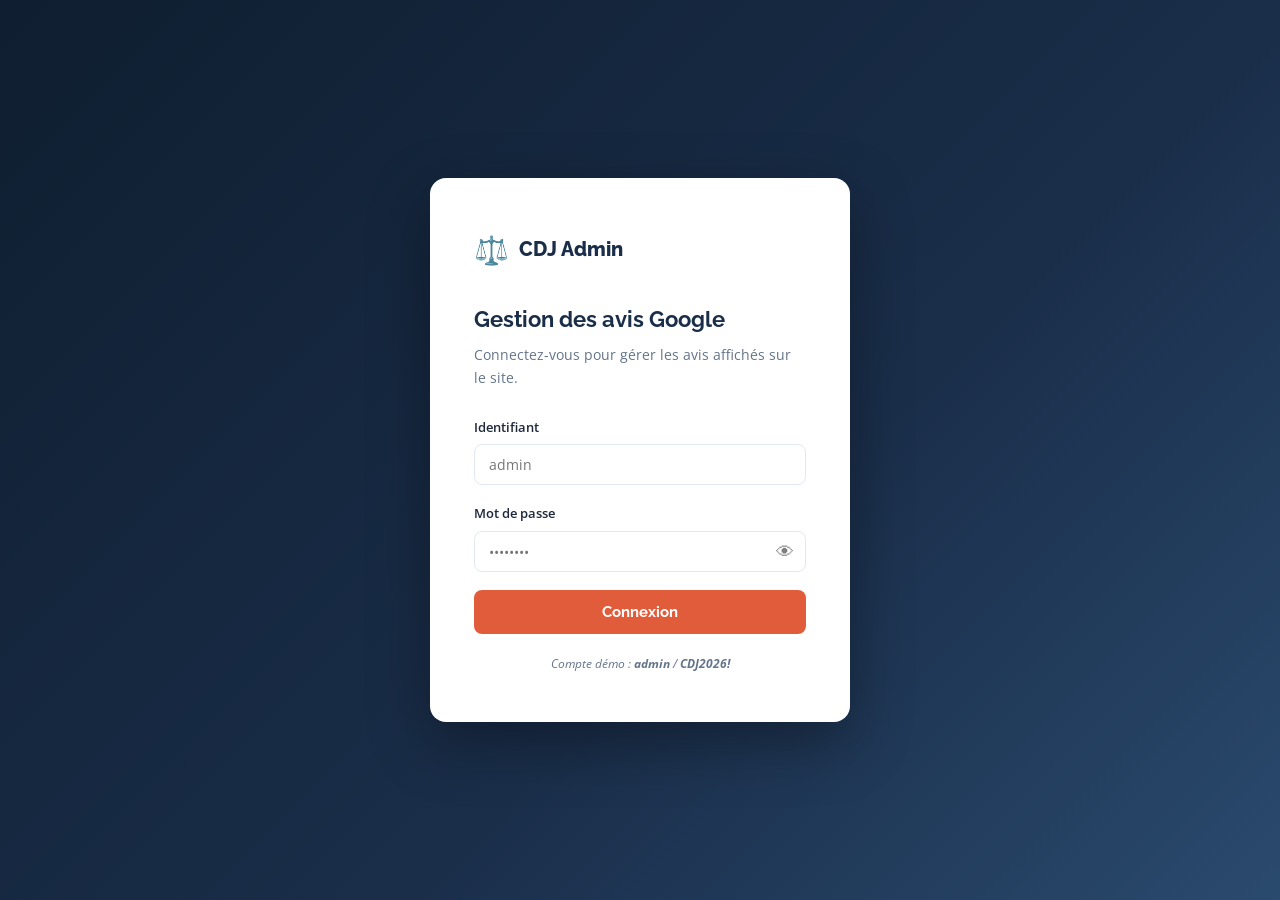
<file: admin.html>
<!DOCTYPE html>
<html lang="fr">
<head>
  <meta charset="UTF-8" />
  <meta name="viewport" content="width=device-width, initial-scale=1.0" />
  <title>Administration des avis — CDJ Adjagba</title>
  <link rel="icon" href="favicon.ico" />
  <link rel="preconnect" href="https://fonts.googleapis.com" />
  <link rel="preconnect" href="https://fonts.gstatic.com" crossorigin />
  <link href="https://fonts.googleapis.com/css2?family=Raleway:wght@400;600;700;800&family=Open+Sans:wght@400;500;600&display=swap" rel="stylesheet" />
  <link rel="stylesheet" href="css/styles.css" />
  <link rel="stylesheet" href="css/admin.css" />
</head>
<body class="admin-body">

<!-- ══════════════════════════════════
     LOGIN SCREEN
══════════════════════════════════ -->
<div class="adm-login-screen" id="adm-login">
  <div class="adm-login-box">
    <div class="adm-login-logo">
      <span class="adm-login-icon">⚖️</span>
      <span class="adm-login-brand">CDJ Admin</span>
    </div>
    <h1 class="adm-login-title">Gestion des avis Google</h1>
    <p class="adm-login-sub">Connectez-vous pour gérer les avis affichés sur le site.</p>

    <form class="adm-login-form" id="adm-login-form" novalidate>
      <div class="adm-field">
        <label for="adm-user">Identifiant</label>
        <input type="text" id="adm-user" placeholder="admin" autocomplete="username" />
      </div>
      <div class="adm-field">
        <label for="adm-pass">Mot de passe</label>
        <div class="adm-pass-wrap">
          <input type="password" id="adm-pass" placeholder="••••••••" autocomplete="current-password" />
          <button type="button" class="adm-eye" id="adm-eye" aria-label="Afficher/masquer">👁</button>
        </div>
      </div>
      <p class="adm-login-err" id="adm-err" style="display:none"></p>
      <button type="submit" class="adm-login-btn" id="adm-submit-btn">Connexion</button>
    </form>

    <p class="adm-login-hint">
      <em>Compte démo : <strong>admin</strong> / <strong>CDJ2026!</strong></em>
    </p>
  </div>
</div>

<!-- ══════════════════════════════════
     ADMIN DASHBOARD
══════════════════════════════════ -->
<div class="adm-app" id="adm-app" style="display:none">

  <!-- Top bar -->
  <header class="adm-header">
    <div class="adm-header-left">
      <span class="adm-header-icon">⚖️</span>
      <span class="adm-header-title">CDJ Admin — Gestion des avis</span>
    </div>
    <div class="adm-header-right">
      <a href="index.html" class="adm-header-link" target="_blank">🌐 Voir le site</a>
      <button class="adm-header-link adm-logout-btn" id="adm-logout">Déconnexion</button>
    </div>
  </header>

  <!-- Main content -->
  <main class="adm-main">

    <!-- Stats bar -->
    <div class="adm-stats-row" id="adm-stats-row">
      <div class="adm-stat-card">
        <span class="adm-stat-num" id="stat-total">0</span>
        <span class="adm-stat-label">Avis au total</span>
      </div>
      <div class="adm-stat-card">
        <span class="adm-stat-num" id="stat-visible">0</span>
        <span class="adm-stat-label">Avis visibles</span>
      </div>
      <div class="adm-stat-card">
        <span class="adm-stat-num" id="stat-hidden">0</span>
        <span class="adm-stat-label">Avis masqués</span>
      </div>
      <div class="adm-stat-card">
        <span class="adm-stat-num" id="stat-avg">—</span>
        <span class="adm-stat-label">Note moyenne</span>
      </div>
    </div>

    <!-- Toolbar -->
    <div class="adm-toolbar">
      <div class="adm-toolbar-left">
        <button class="adm-btn adm-btn-primary" id="btn-add-review">＋ Ajouter un avis</button>
        <button class="adm-btn adm-btn-outline" id="btn-show-all">Tout afficher</button>
        <button class="adm-btn adm-btn-outline" id="btn-hide-all">Tout masquer</button>
        <button class="adm-btn adm-btn-danger" id="btn-reset-overrides">↺ Réinitialiser</button>
      </div>
      <div class="adm-toolbar-right">
        <button class="adm-btn adm-btn-success" id="btn-export">⬇ Exporter reviews.json</button>
        <button class="adm-btn adm-btn-outline" id="btn-preview">👁 Prévisualiser</button>
      </div>
    </div>

    <!-- Filter tabs -->
    <div class="adm-filter-tabs">
      <button class="adm-filter-tab active" data-filter="all">Tous</button>
      <button class="adm-filter-tab" data-filter="visible">Visibles</button>
      <button class="adm-filter-tab" data-filter="hidden">Masqués</button>
    </div>

    <!-- Reviews list -->
    <div class="adm-reviews-list" id="adm-reviews-list">
      <p class="adm-loading">Chargement des avis…</p>
    </div>

    <!-- Save notice -->
    <div class="adm-save-notice" id="adm-save-notice" style="display:none">
      ⚠️ Vous avez des modifications non exportées. Pensez à exporter le fichier <code>reviews.json</code> et à le déposer dans votre dépôt GitHub.
    </div>

  </main>
</div>

<!-- ══════════════════════════════════
     ADD / EDIT MODAL
══════════════════════════════════ -->
<div class="adm-modal-overlay" id="adm-modal-overlay" style="display:none">
  <div class="adm-modal" id="adm-modal">
    <div class="adm-modal-header">
      <h2 id="adm-modal-title">Ajouter un avis</h2>
      <button class="adm-modal-close" id="adm-modal-close">✕</button>
    </div>
    <form class="adm-modal-form" id="adm-modal-form" novalidate>
      <input type="hidden" id="mf-id" />

      <div class="adm-modal-row">
        <div class="adm-field">
          <label for="mf-auteur">Nom de l'auteur *</label>
          <input type="text" id="mf-auteur" placeholder="Guillaume D." required />
        </div>
        <div class="adm-field">
          <label for="mf-initiales">Initiales *</label>
          <input type="text" id="mf-initiales" placeholder="GD" maxlength="3" required />
        </div>
      </div>

      <div class="adm-modal-row">
        <div class="adm-field">
          <label for="mf-note">Note (1-5) *</label>
          <select id="mf-note" required>
            <option value="5" selected>⭐⭐⭐⭐⭐ (5)</option>
            <option value="4">⭐⭐⭐⭐ (4)</option>
            <option value="3">⭐⭐⭐ (3)</option>
            <option value="2">⭐⭐ (2)</option>
            <option value="1">⭐ (1)</option>
          </select>
        </div>
        <div class="adm-field">
          <label for="mf-date">Date affichée *</label>
          <input type="text" id="mf-date" placeholder="Il y a 2 semaines" required />
        </div>
      </div>

      <div class="adm-field">
        <label for="mf-texte">Texte de l'avis *</label>
        <textarea id="mf-texte" rows="4" placeholder="Contenu de l'avis Google…" required></textarea>
        <span class="adm-char-count" id="mf-char-count">0 caractères</span>
      </div>

      <div class="adm-modal-row">
        <div class="adm-field">
          <label for="mf-ordre">Ordre d'affichage</label>
          <input type="number" id="mf-ordre" min="1" max="99" value="99" />
        </div>
        <div class="adm-field adm-field-toggle">
          <label>Visible sur le site</label>
          <label class="adm-toggle">
            <input type="checkbox" id="mf-visible" checked />
            <span class="adm-toggle-slider"></span>
          </label>
        </div>
      </div>

      <p class="adm-modal-err" id="adm-modal-err" style="display:none"></p>
      <div class="adm-modal-footer">
        <button type="button" class="adm-btn adm-btn-outline" id="adm-modal-cancel">Annuler</button>
        <button type="submit" class="adm-btn adm-btn-primary" id="adm-modal-save">Enregistrer</button>
      </div>
    </form>
  </div>
</div>

<!-- ══════════════════════════════════
     PREVIEW MODAL
══════════════════════════════════ -->
<div class="adm-modal-overlay" id="adm-preview-overlay" style="display:none">
  <div class="adm-modal adm-modal-wide">
    <div class="adm-modal-header">
      <h2>Prévisualisation du carousel</h2>
      <button class="adm-modal-close" id="adm-preview-close">✕</button>
    </div>
    <div class="adm-preview-body" id="adm-preview-body">
      <!-- injected by JS -->
    </div>
  </div>
</div>

<!-- Toast -->
<div class="adm-toast" id="adm-toast" style="display:none"></div>

<script src="js/admin.js"></script>
</body>
</html>
</file>
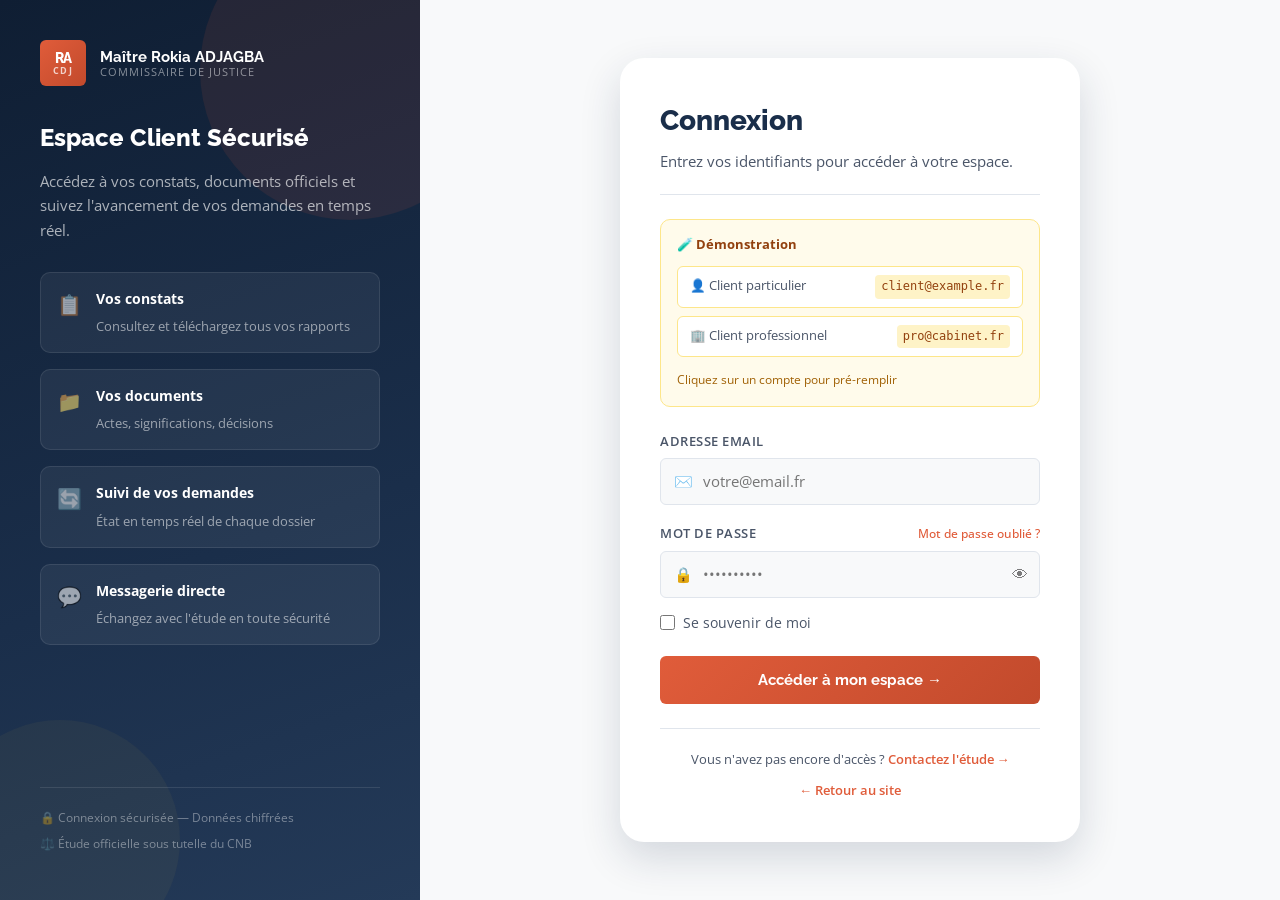
<file: espace-client.html>
<!DOCTYPE html>
<html lang="fr">
<head>
  <meta charset="UTF-8" />
  <meta name="viewport" content="width=device-width, initial-scale=1.0" />
  <title>Espace Client — Étude Maître Rokia ADJAGBA</title>
  <meta name="description" content="Accédez à vos constats, documents et demandes en ligne — Espace client sécurisé de l'Étude Rokia ADJAGBA, Commissaire de Justice." />
  <link rel="preconnect" href="https://fonts.googleapis.com" />
  <link rel="preconnect" href="https://fonts.gstatic.com" crossorigin />
  <link href="https://fonts.googleapis.com/css2?family=Raleway:wght@300;400;500;600;700;800&family=Open+Sans:wght@300;400;500;600&display=swap" rel="stylesheet" />
  <link rel="stylesheet" href="css/styles.css" />
  <link rel="stylesheet" href="css/portal.css" />
</head>
<body class="portal-body">

  <!-- ══════════════════════════════════════════
       LOGIN SCREEN  (shown when not authenticated)
  ══════════════════════════════════════════ -->
  <div class="login-screen" id="login-screen">

    <!-- Left panel — branding -->
    <div class="login-left">
      <a href="index.html" class="login-logo">
        <div class="logo-mark">
          <span class="logo-initials">RA</span>
          <span class="logo-cdj">CDJ</span>
        </div>
        <div class="logo-text">
          <span class="logo-name">Maître Rokia ADJAGBA</span>
          <span class="logo-title">Commissaire de Justice</span>
        </div>
      </a>

      <div class="login-left-content">
        <h2>Espace Client Sécurisé</h2>
        <p>Accédez à vos constats, documents officiels et suivez l'avancement de vos demandes en temps réel.</p>

        <div class="login-features">
          <div class="lf-item">
            <span class="lf-icon">📋</span>
            <div>
              <strong>Vos constats</strong>
              <span>Consultez et téléchargez tous vos rapports</span>
            </div>
          </div>
          <div class="lf-item">
            <span class="lf-icon">📁</span>
            <div>
              <strong>Vos documents</strong>
              <span>Actes, significations, décisions</span>
            </div>
          </div>
          <div class="lf-item">
            <span class="lf-icon">🔄</span>
            <div>
              <strong>Suivi de vos demandes</strong>
              <span>État en temps réel de chaque dossier</span>
            </div>
          </div>
          <div class="lf-item">
            <span class="lf-icon">💬</span>
            <div>
              <strong>Messagerie directe</strong>
              <span>Échangez avec l'étude en toute sécurité</span>
            </div>
          </div>
        </div>
      </div>

      <div class="login-left-footer">
        <p>🔒 Connexion sécurisée — Données chiffrées</p>
        <p>⚖️ Étude officielle sous tutelle du CNB</p>
      </div>
    </div>

    <!-- Right panel — login form -->
    <div class="login-right">
      <div class="login-box">
        <div class="login-box-header">
          <h1>Connexion</h1>
          <p>Entrez vos identifiants pour accéder à votre espace.</p>
        </div>

        <!-- Demo credentials info -->
        <div class="demo-info">
          <strong>🧪 Démonstration</strong>
          <div class="demo-accounts">
            <div class="demo-account" onclick="fillDemo('client@example.fr','Client2026!')">
              <span class="demo-role">👤 Client particulier</span>
              <code>client@example.fr</code>
            </div>
            <div class="demo-account" onclick="fillDemo('pro@cabinet.fr','ProCDJ2026!')">
              <span class="demo-role">🏢 Client professionnel</span>
              <code>pro@cabinet.fr</code>
            </div>
          </div>
          <small>Cliquez sur un compte pour pré-remplir</small>
        </div>

        <form class="login-form" id="login-form" novalidate>
          <div class="lf-group">
            <label for="login-email">Adresse email</label>
            <div class="lf-input-wrap">
              <span class="lf-icon-field">✉️</span>
              <input type="email" id="login-email" name="email" placeholder="votre@email.fr" autocomplete="email" />
            </div>
          </div>

          <div class="lf-group">
            <label for="login-password">
              Mot de passe
              <a href="#" class="forgot-link" onclick="showForgotMsg(event)">Mot de passe oublié ?</a>
            </label>
            <div class="lf-input-wrap">
              <span class="lf-icon-field">🔒</span>
              <input type="password" id="login-password" name="password" placeholder="••••••••••" autocomplete="current-password" />
              <button type="button" class="toggle-pw" id="toggle-pw" aria-label="Afficher le mot de passe">👁</button>
            </div>
          </div>

          <div class="lf-remember">
            <input type="checkbox" id="remember" name="remember" />
            <label for="remember">Se souvenir de moi</label>
          </div>

          <div class="lf-error" id="login-error"></div>

          <button type="submit" class="btn-login" id="btn-login">
            Accéder à mon espace →
          </button>
        </form>

        <div class="login-box-footer">
          <p>Vous n'avez pas encore d'accès ? <a href="index.html#contact">Contactez l'étude →</a></p>
          <a href="index.html" class="back-site">← Retour au site</a>
        </div>
      </div>
    </div>

  </div>


  <!-- ══════════════════════════════════════════
       DASHBOARD  (hidden until authenticated)
  ══════════════════════════════════════════ -->
  <div class="dashboard" id="dashboard" style="display:none">

    <!-- TOP BAR -->
    <header class="dash-header">
      <div class="dash-header-left">
        <button class="sidebar-toggle" id="sidebar-toggle" aria-label="Toggle sidebar">☰</button>
        <a href="index.html" class="dash-logo">
          <div class="logo-mark small">
            <span class="logo-initials">RA</span>
            <span class="logo-cdj">CDJ</span>
          </div>
          <span class="dash-logo-text">CDJ · Espace Client</span>
        </a>
      </div>
      <div class="dash-header-right">
        <div class="dash-notif" id="dash-notif" title="Notifications">
          🔔
          <span class="notif-badge" id="notif-badge">2</span>
        </div>
        <div class="dash-user" id="dash-user-btn">
          <div class="dash-avatar" id="dash-avatar">CL</div>
          <div class="dash-user-info">
            <strong id="dash-user-name">Client</strong>
            <span id="dash-user-ref">Réf. —</span>
          </div>
          <span class="dash-chevron">▾</span>
        </div>
        <div class="user-dropdown" id="user-dropdown">
          <button class="ud-item" onclick="showSection('profil')">👤 Mon profil</button>
          <button class="ud-item" onclick="showSection('messages')">💬 Mes messages</button>
          <hr class="ud-sep" />
          <button class="ud-item ud-logout" id="logout-btn">🚪 Se déconnecter</button>
        </div>
      </div>
    </header>

    <!-- LAYOUT -->
    <div class="dash-layout">

      <!-- SIDEBAR -->
      <aside class="dash-sidebar" id="dash-sidebar">
        <nav class="sidebar-nav">
          <button class="snav-item active" data-section="overview">
            <span class="snav-icon">📊</span>
            <span class="snav-label">Tableau de bord</span>
          </button>
          <button class="snav-item" data-section="constats">
            <span class="snav-icon">📋</span>
            <span class="snav-label">Mes constats</span>
            <span class="snav-badge" id="badge-constats"></span>
          </button>
          <button class="snav-item" data-section="documents">
            <span class="snav-icon">📁</span>
            <span class="snav-label">Mes documents</span>
            <span class="snav-badge" id="badge-documents"></span>
          </button>
          <button class="snav-item" data-section="demandes">
            <span class="snav-icon">🔄</span>
            <span class="snav-label">Mes demandes</span>
            <span class="snav-badge snav-badge-orange" id="badge-demandes"></span>
          </button>
          <button class="snav-item" data-section="nouvelle-demande">
            <span class="snav-icon">➕</span>
            <span class="snav-label">Nouvelle demande</span>
          </button>
          <button class="snav-item" data-section="paiements">
            <span class="snav-icon">💳</span>
            <span class="snav-label">Paiements</span>
          </button>
          <button class="snav-item" data-section="messages">
            <span class="snav-icon">💬</span>
            <span class="snav-label">Messages</span>
            <span class="snav-badge snav-badge-red" id="badge-messages">2</span>
          </button>
          <hr class="snav-sep" />
          <button class="snav-item" data-section="profil">
            <span class="snav-icon">👤</span>
            <span class="snav-label">Mon profil</span>
          </button>
          <a href="index.html" class="snav-item snav-back">
            <span class="snav-icon">🌐</span>
            <span class="snav-label">Site public</span>
          </a>
        </nav>
      </aside>

      <!-- MAIN CONTENT -->
      <main class="dash-main" id="dash-main">

        <!-- ── OVERVIEW ── -->
        <section class="dash-section active" id="section-overview">
          <div class="section-top">
            <div>
              <h2>Tableau de bord</h2>
              <p class="section-sub" id="welcome-msg">Bienvenue dans votre espace client.</p>
            </div>
            <button class="btn-primary" onclick="showSection('nouvelle-demande')">➕ Nouvelle demande</button>
          </div>

          <!-- KPI Cards -->
          <div class="kpi-grid" id="kpi-grid">
            <!-- populated by JS -->
          </div>

          <!-- Recent items -->
          <div class="dash-two-col">
            <div class="dash-card">
              <div class="dc-header">
                <h3>📋 Derniers constats</h3>
                <button class="dc-see-all" onclick="showSection('constats')">Voir tous →</button>
              </div>
              <div id="overview-constats"></div>
            </div>
            <div class="dash-card">
              <div class="dc-header">
                <h3>🔄 Demandes en cours</h3>
                <button class="dc-see-all" onclick="showSection('demandes')">Voir toutes →</button>
              </div>
              <div id="overview-demandes"></div>
            </div>
          </div>

          <!-- Notifications -->
          <div class="dash-card" id="notifications-card">
            <div class="dc-header">
              <h3>🔔 Notifications récentes</h3>
            </div>
            <div id="notifications-list"></div>
          </div>
        </section>


        <!-- ── CONSTATS ── -->
        <section class="dash-section" id="section-constats">
          <div class="section-top">
            <div>
              <h2>Mes Constats</h2>
              <p class="section-sub">Consultez et téléchargez vos rapports de constat officiels.</p>
            </div>
          </div>

          <div class="table-filters">
            <input type="search" class="filter-input" id="filter-constats" placeholder="🔍 Rechercher un constat…" />
            <select class="filter-select" id="filter-constat-type">
              <option value="">Tous les types</option>
              <option value="travaux">Avant/après travaux</option>
              <option value="internet">Constat internet</option>
              <option value="etat-lieux">État des lieux</option>
              <option value="sinistre">Sinistre</option>
              <option value="nuisance">Nuisance</option>
            </select>
            <select class="filter-select" id="filter-constat-year">
              <option value="">Toutes les années</option>
              <option value="2026">2026</option>
              <option value="2025">2025</option>
            </select>
          </div>

          <div class="documents-table-wrap">
            <table class="documents-table" id="constats-table">
              <thead>
                <tr>
                  <th>Référence</th>
                  <th>Type de constat</th>
                  <th>Date</th>
                  <th>Adresse d'intervention</th>
                  <th>Statut</th>
                  <th>Actions</th>
                </tr>
              </thead>
              <tbody id="constats-tbody">
                <!-- populated by JS -->
              </tbody>
            </table>
          </div>

          <div class="empty-state" id="constats-empty" style="display:none">
            <div class="es-icon">📋</div>
            <h3>Aucun constat trouvé</h3>
            <p>Aucun constat ne correspond à vos critères de recherche.</p>
          </div>
        </section>


        <!-- ── DOCUMENTS ── -->
        <section class="dash-section" id="section-documents">
          <div class="section-top">
            <div>
              <h2>Mes Documents</h2>
              <p class="section-sub">Actes judiciaires, extrajudiciaires, décisions et correspondances.</p>
            </div>
          </div>

          <div class="table-filters">
            <input type="search" class="filter-input" id="filter-docs" placeholder="🔍 Rechercher un document…" />
            <select class="filter-select" id="filter-doc-type">
              <option value="">Tous les types</option>
              <option value="acte">Actes judiciaires</option>
              <option value="signification">Significations</option>
              <option value="courrier">Courriers</option>
              <option value="decision">Décisions</option>
            </select>
          </div>

          <div class="documents-table-wrap">
            <table class="documents-table" id="docs-table">
              <thead>
                <tr>
                  <th>Référence</th>
                  <th>Intitulé</th>
                  <th>Type</th>
                  <th>Date</th>
                  <th>Format</th>
                  <th>Actions</th>
                </tr>
              </thead>
              <tbody id="docs-tbody"></tbody>
            </table>
          </div>
          <div class="empty-state" id="docs-empty" style="display:none">
            <div class="es-icon">📁</div>
            <h3>Aucun document trouvé</h3>
            <p>Aucun document ne correspond à votre recherche.</p>
          </div>
        </section>


        <!-- ── DEMANDES ── -->
        <section class="dash-section" id="section-demandes">
          <div class="section-top">
            <div>
              <h2>Mes Demandes</h2>
              <p class="section-sub">Suivez l'avancement de toutes vos demandes.</p>
            </div>
            <button class="btn-primary" onclick="showSection('nouvelle-demande')">➕ Nouvelle demande</button>
          </div>

          <div class="table-filters">
            <input type="search" class="filter-input" id="filter-demandes" placeholder="🔍 Rechercher une demande…" />
            <select class="filter-select" id="filter-demande-status">
              <option value="">Tous les statuts</option>
              <option value="en-cours">En cours</option>
              <option value="traite">Traité</option>
              <option value="attente">En attente</option>
              <option value="annule">Annulé</option>
            </select>
          </div>

          <div id="demandes-list"></div>

          <div class="empty-state" id="demandes-empty" style="display:none">
            <div class="es-icon">🔄</div>
            <h3>Aucune demande en cours</h3>
            <p>Vous n'avez pas encore soumis de demande.</p>
            <button class="btn-primary" onclick="showSection('nouvelle-demande')" style="margin-top:16px">Créer une demande →</button>
          </div>
        </section>


        <!-- ── NOUVELLE DEMANDE ── -->
        <section class="dash-section" id="section-nouvelle-demande">
          <div class="section-top">
            <div>
              <h2>Nouvelle Demande</h2>
              <p class="section-sub">Décrivez votre besoin — nous vous répondrons sous 24h ouvrées.</p>
            </div>
          </div>

          <div class="new-request-layout">

            <!-- Form -->
            <div class="dash-card new-request-form-card">
              <form class="new-request-form" id="new-request-form" novalidate>
                <div class="nrf-group">
                  <label>Type de demande *</label>
                  <select name="type" required id="req-type">
                    <option value="" disabled selected>Sélectionnez un service</option>
                    <optgroup label="Constats">
                      <option value="constat-travaux">Constat avant/après travaux</option>
                      <option value="constat-internet">Constat internet / réseaux sociaux</option>
                      <option value="constat-etat-lieux">État des lieux</option>
                      <option value="constat-sinistre">Constat de sinistre</option>
                      <option value="constat-nuisance">Constat de nuisance</option>
                      <option value="constat-autre">Autre constat</option>
                    </optgroup>
                    <optgroup label="Recouvrement">
                      <option value="recouvrement-amiable">Recouvrement amiable</option>
                      <option value="recouvrement-judiciaire">Recouvrement judiciaire</option>
                      <option value="pension">Pension alimentaire</option>
                    </optgroup>
                    <optgroup label="Signification">
                      <option value="signification-assignation">Signification d'assignation</option>
                      <option value="signification-decision">Signification de décision</option>
                      <option value="conge-bail">Congé de bail</option>
                      <option value="commandement">Commandement de payer</option>
                    </optgroup>
                    <optgroup label="Exécution & Locatif">
                      <option value="saisie">Saisie-attribution / saisie-vente</option>
                      <option value="expulsion">Procédure d'expulsion</option>
                      <option value="local-abandonne">Local abandonné</option>
                    </optgroup>
                    <optgroup label="Autre">
                      <option value="consultation">Consultation juridique</option>
                      <option value="autre">Autre demande</option>
                    </optgroup>
                  </select>
                </div>

                <div class="nrf-group" id="urgency-group">
                  <label>Urgence</label>
                  <div class="urgency-pills">
                    <label class="urgency-pill">
                      <input type="radio" name="urgence" value="normale" checked />
                      <span>🟢 Normale (48-72h)</span>
                    </label>
                    <label class="urgency-pill">
                      <input type="radio" name="urgence" value="prioritaire" />
                      <span>🟡 Prioritaire (24h)</span>
                    </label>
                    <label class="urgency-pill">
                      <input type="radio" name="urgence" value="urgente" />
                      <span>🔴 Urgente (même jour)</span>
                    </label>
                  </div>
                </div>

                <div class="nrf-two-col">
                  <div class="nrf-group">
                    <label>Date souhaitée d'intervention</label>
                    <input type="date" name="date" id="req-date" />
                  </div>
                  <div class="nrf-group">
                    <label>Créneau horaire préféré</label>
                    <select name="creneau">
                      <option value="">Indifférent</option>
                      <option value="matin">Matin (9h–12h)</option>
                      <option value="apres-midi">Après-midi (13h–18h)</option>
                      <option value="soir">Soir (après 18h)</option>
                    </select>
                  </div>
                </div>

                <div class="nrf-group">
                  <label>Adresse d'intervention <span class="optional">(si applicable)</span></label>
                  <input type="text" name="adresse" placeholder="Ex : 12 rue des Lilas, 59000 Lille" />
                </div>

                <div class="nrf-group">
                  <label>Description de votre demande *</label>
                  <textarea name="description" rows="5" placeholder="Décrivez votre situation avec le maximum de détails (parties en cause, contexte, objectif visé…)" required></textarea>
                </div>

                <div class="nrf-group">
                  <label>Pièces jointes <span class="optional">(facultatif)</span></label>
                  <div class="file-drop-zone" id="file-drop-zone">
                    <input type="file" id="file-input" multiple accept=".pdf,.jpg,.jpeg,.png,.docx" hidden />
                    <div class="fdz-content" onclick="document.getElementById('file-input').click()">
                      <span class="fdz-icon">📎</span>
                      <p>Glissez vos fichiers ici ou <strong>cliquez pour parcourir</strong></p>
                      <small>PDF, JPG, PNG, DOCX · 10 Mo max par fichier</small>
                    </div>
                    <div class="fdz-files" id="fdz-files"></div>
                  </div>
                </div>

                <div class="nrf-error" id="req-error"></div>
                <div class="nrf-success" id="req-success"></div>

                <div class="nrf-actions">
                  <button type="button" class="btn-outline-dark" onclick="showSection('demandes')">Annuler</button>
                  <button type="submit" class="btn-primary" id="req-submit-btn">
                    Soumettre la demande →
                  </button>
                </div>
              </form>
            </div>

            <!-- Info panel -->
            <div class="new-request-info">
              <div class="dash-card nri-card">
                <h4>⚡ Délais de traitement</h4>
                <ul class="nri-list">
                  <li><span class="nri-dot green"></span>Normale — 48 à 72h ouvrées</li>
                  <li><span class="nri-dot yellow"></span>Prioritaire — sous 24h ouvrées</li>
                  <li><span class="nri-dot red"></span>Urgente — intervention le jour même</li>
                </ul>
              </div>
              <div class="dash-card nri-card">
                <h4>📞 Urgence immédiate</h4>
                <p>Pour les constats urgents (sinistres, dégâts en cours, situations critiques) :</p>
                <a href="tel:0756880921" class="nri-phone">🚨 07 56 88 09 21</a>
                <small>Disponible 24h/7j</small>
              </div>
              <div class="dash-card nri-card">
                <h4>ℹ️ Informations</h4>
                <p>Votre demande sera examinée par Maître ADJAGBA dans les meilleurs délais. Un accusé de réception vous sera envoyé par email.</p>
              </div>
            </div>
          </div>
        </section>


        <!-- ── PAIEMENTS ── -->
        <section class="dash-section" id="section-paiements">
          <div class="section-top">
            <div>
              <h2>Paiements</h2>
              <p class="section-sub">Consultez vos factures et effectuez vos règlements en ligne.</p>
            </div>
          </div>

          <div id="paiements-content"></div>
        </section>


        <!-- ── MESSAGES ── -->
        <section class="dash-section" id="section-messages">
          <div class="section-top">
            <div>
              <h2>Messagerie</h2>
              <p class="section-sub">Échangez en toute sécurité avec l'étude.</p>
            </div>
          </div>

          <div class="messages-layout">
            <div class="messages-list-panel">
              <div id="messages-list"></div>
            </div>
            <div class="messages-compose-panel">
              <div class="dash-card compose-card">
                <h4>✉️ Nouveau message</h4>
                <form id="compose-form">
                  <div class="nrf-group">
                    <label>Objet</label>
                    <input type="text" name="objet" placeholder="Sujet du message…" />
                  </div>
                  <div class="nrf-group">
                    <label>Message</label>
                    <textarea name="corps" rows="6" placeholder="Votre message…"></textarea>
                  </div>
                  <button type="submit" class="btn-primary">Envoyer →</button>
                </form>
              </div>
            </div>
          </div>
        </section>


        <!-- ── PROFIL ── -->
        <section class="dash-section" id="section-profil">
          <div class="section-top">
            <h2>Mon Profil</h2>
          </div>

          <div class="profile-layout">
            <div class="dash-card profile-card">
              <div class="profile-avatar-wrap">
                <div class="profile-avatar" id="profile-avatar-big">CL</div>
                <div>
                  <h3 id="profile-fullname">—</h3>
                  <span id="profile-type-badge" class="profile-badge">Client</span>
                </div>
              </div>
              <hr />
              <div class="profile-info-grid" id="profile-info-grid">
                <!-- populated by JS -->
              </div>
              <button class="btn-primary" style="margin-top:20px" onclick="alert('Modification du profil — fonctionnalité à connecter au backend.')">Modifier mes informations</button>
            </div>

            <div class="profile-side">
              <div class="dash-card">
                <h4>🔐 Sécurité du compte</h4>
                <div class="security-items">
                  <div class="sec-item">
                    <span class="sec-icon">✅</span>
                    <div>
                      <strong>Mot de passe</strong>
                      <small>Dernière modification : il y a 30 jours</small>
                    </div>
                    <button class="btn-sec" onclick="alert('Modification du mot de passe — à connecter au backend.')">Modifier</button>
                  </div>
                  <div class="sec-item">
                    <span class="sec-icon">📧</span>
                    <div>
                      <strong>Email de récupération</strong>
                      <small>Configuré</small>
                    </div>
                    <button class="btn-sec" onclick="alert('Email de récupération — à connecter au backend.')">Modifier</button>
                  </div>
                  <div class="sec-item">
                    <span class="sec-icon">📱</span>
                    <div>
                      <strong>Double authentification</strong>
                      <small>Non activée</small>
                    </div>
                    <button class="btn-sec" onclick="alert('Double authentification — à connecter au backend.')">Activer</button>
                  </div>
                </div>
              </div>

              <div class="dash-card">
                <h4>📊 Statistiques du compte</h4>
                <div id="profile-stats"></div>
              </div>
            </div>
          </div>
        </section>

      </main>
    </div>
  </div>


  <!-- DOCUMENT PREVIEW MODAL -->
  <div class="doc-modal" id="doc-modal">
    <div class="doc-modal-box">
      <button class="doc-modal-close" id="doc-modal-close">✕</button>
      <div id="doc-modal-content"></div>
    </div>
  </div>

  <!-- TOAST NOTIFICATIONS -->
  <div class="toast-container" id="toast-container"></div>

  <script src="js/client-portal.js"></script>
</body>
</html>
</file>
<file: css/styles.css>
/* ============================================================
   COMMISSAIRE DE JUSTICE — Design System
   Maître Rokia ADJAGBA · Marcq-en-Barœul
   ============================================================ */

/* ── TOKENS ── */
:root {
  --navy:        #1a2e4a;
  --navy-dark:   #0f1e33;
  --navy-light:  #243a58;
  --coral:       #e05c3a;
  --coral-dark:  #c24a2c;
  --coral-light: #f07055;
  --gold:        #c9a84c;
  --white:       #ffffff;
  --off-white:   #f8f9fa;
  --light-gray:  #f0f2f5;
  --border:      #e0e5ec;
  --text:        #1a2e4a;
  --text-mid:    #4a5568;
  --text-light:  #718096;
  --shadow-sm:   0 2px 8px rgba(26,46,74,.08);
  --shadow-md:   0 6px 20px rgba(26,46,74,.12);
  --shadow-lg:   0 16px 40px rgba(26,46,74,.16);
  --radius-sm:   6px;
  --radius:      10px;
  --radius-lg:   16px;
  --radius-xl:   24px;
  --font-head:   'Raleway', sans-serif;
  --font-body:   'Open Sans', sans-serif;
  --transition:  0.25s ease;
}

/* ── RESET ── */
*, *::before, *::after { box-sizing: border-box; margin: 0; padding: 0; }
html { scroll-behavior: smooth; font-size: 16px; }
body {
  font-family: var(--font-body);
  color: var(--text);
  background: var(--white);
  line-height: 1.65;
  -webkit-font-smoothing: antialiased;
}
a { text-decoration: none; color: inherit; transition: color var(--transition); }
img { max-width: 100%; display: block; }
button { font-family: inherit; cursor: pointer; border: none; background: none; }
ul { list-style: none; }
address { font-style: normal; }

/* ── CONTAINER ── */
.container {
  max-width: 1200px;
  margin: 0 auto;
  padding: 0 24px;
}

/* ── SECTION ── */
.section { padding: 80px 0; }
.section-dark { background: var(--navy-dark); color: var(--white); }
.section-light { background: var(--off-white); }

/* ── SECTION HEADER ── */
.section-header {
  text-align: center;
  max-width: 640px;
  margin: 0 auto 56px;
}
.section-eyebrow {
  display: inline-block;
  font-family: var(--font-head);
  font-size: 12px;
  font-weight: 700;
  letter-spacing: 2px;
  text-transform: uppercase;
  color: var(--coral);
  margin-bottom: 12px;
  padding: 4px 14px;
  background: rgba(224,92,58,.1);
  border-radius: 20px;
}
.section-dark .section-eyebrow { background: rgba(224,92,58,.2); }
.section-title {
  font-family: var(--font-head);
  font-size: clamp(26px, 4vw, 38px);
  font-weight: 800;
  line-height: 1.2;
  color: var(--navy);
  letter-spacing: -0.5px;
  margin-bottom: 16px;
}
.section-title.light { color: var(--white); }
.section-desc {
  font-size: 16px;
  color: var(--text-mid);
  line-height: 1.75;
}
.section-dark .section-desc { color: rgba(255,255,255,.7); }


/* ═══════════════════════════════════════════
   HEADER
═══════════════════════════════════════════ */
.header {
  position: fixed;
  top: 0; left: 0; right: 0;
  z-index: 500;
  background: var(--navy-dark);
  box-shadow: 0 2px 20px rgba(0,0,0,.25);
  transition: background var(--transition), box-shadow var(--transition);
}
.header.scrolled {
  background: rgba(15,30,51,.97);
  backdrop-filter: blur(10px);
  box-shadow: 0 4px 24px rgba(0,0,0,.3);
}

.header-inner {
  max-width: 1340px;
  margin: 0 auto;
  padding: 0 24px;
  height: 72px;
  display: flex;
  align-items: center;
  gap: 24px;
}

/* Logo */
.logo {
  display: flex;
  align-items: center;
  gap: 14px;
  flex-shrink: 0;
}
.logo-mark {
  display: flex;
  flex-direction: column;
  align-items: center;
  justify-content: center;
  width: 46px;
  height: 46px;
  background: linear-gradient(135deg, var(--coral) 0%, var(--coral-dark) 100%);
  border-radius: var(--radius-sm);
  line-height: 1;
  gap: 1px;
}
.logo-mark.small { width: 38px; height: 38px; }
.logo-initials {
  font-family: var(--font-head);
  font-size: 14px;
  font-weight: 800;
  color: var(--white);
  letter-spacing: -0.5px;
}
.logo-cdj {
  font-size: 9px;
  font-weight: 700;
  color: rgba(255,255,255,.75);
  letter-spacing: 1.5px;
}
.logo-text { display: flex; flex-direction: column; line-height: 1.2; }
.logo-name {
  font-family: var(--font-head);
  font-size: 15px;
  font-weight: 700;
  color: var(--white);
  white-space: nowrap;
}
.logo-title {
  font-size: 10.5px;
  font-weight: 400;
  color: rgba(255,255,255,.5);
  letter-spacing: 1px;
  text-transform: uppercase;
}

/* Nav */
.nav {
  display: flex;
  align-items: center;
  gap: 2px;
  flex: 1;
  justify-content: flex-end;
  flex-wrap: nowrap;
}
.nav-link {
  font-size: 13px;
  font-weight: 500;
  color: rgba(255,255,255,.72);
  padding: 8px 11px;
  border-radius: var(--radius-sm);
  white-space: nowrap;
  transition: all var(--transition);
}
.nav-link:hover { color: var(--white); background: rgba(255,255,255,.08); }
.nav-link.active { color: var(--white); background: rgba(255,255,255,.1); }

.nav-link-portal {
  color: var(--gold) !important;
  border: 1px solid rgba(201,168,76,.35);
}
.nav-link-portal:hover {
  background: rgba(201,168,76,.12) !important;
  border-color: var(--gold);
}
.portal-icon { font-size: 12px; }

.btn-nav {
  margin-left: 8px;
  background: var(--coral);
  color: var(--white) !important;
  padding: 9px 18px;
  border-radius: 20px;
  font-size: 13px;
  font-weight: 600;
  white-space: nowrap;
  flex-shrink: 0;
  transition: all var(--transition);
}
.btn-nav:hover { background: var(--coral-dark); transform: translateY(-1px); }

/* Burger */
.burger {
  display: none;
  flex-direction: column;
  justify-content: center;
  gap: 5px;
  width: 36px;
  height: 36px;
  padding: 4px;
  flex-shrink: 0;
}
.burger span {
  display: block;
  height: 2px;
  background: var(--white);
  border-radius: 2px;
  transition: all var(--transition);
}
.burger.open span:nth-child(1) { transform: translateY(7px) rotate(45deg); }
.burger.open span:nth-child(2) { opacity: 0; }
.burger.open span:nth-child(3) { transform: translateY(-7px) rotate(-45deg); }

/* Mobile menu */
.mobile-menu {
  position: fixed;
  inset: 0;
  z-index: 499;
  background: var(--navy-dark);
  display: flex;
  flex-direction: column;
  align-items: center;
  justify-content: center;
  opacity: 0;
  pointer-events: none;
  transform: translateY(-10px);
  transition: all var(--transition);
}
.mobile-menu.open {
  opacity: 1;
  pointer-events: all;
  transform: translateY(0);
}
.mobile-nav { display: flex; flex-direction: column; align-items: center; gap: 4px; width: 100%; padding: 20px; }
.mobile-nav-link {
  font-family: var(--font-head);
  font-size: 20px;
  font-weight: 600;
  color: rgba(255,255,255,.8);
  padding: 12px 24px;
  border-radius: var(--radius);
  transition: all var(--transition);
  width: 100%;
  text-align: center;
}
.mobile-nav-link:hover { color: var(--white); background: rgba(255,255,255,.08); }
.mobile-nav-cta {
  background: var(--coral);
  color: var(--white) !important;
  margin-top: 12px;
}


/* ═══════════════════════════════════════════
   HERO
═══════════════════════════════════════════ */
.hero {
  min-height: 100vh;
  display: flex;
  align-items: center;
  justify-content: center;
  position: relative;
  overflow: hidden;
  background:
    linear-gradient(160deg, rgba(10,20,38,.88) 0%, rgba(26,46,74,.82) 60%, rgba(224,92,58,.18) 100%),
    repeating-linear-gradient(
      -45deg,
      transparent,
      transparent 40px,
      rgba(255,255,255,.015) 40px,
      rgba(255,255,255,.015) 80px
    ),
    var(--navy-dark);
  padding-top: 72px;
}

.hero-overlay {
  position: absolute;
  inset: 0;
  background: radial-gradient(ellipse at 80% 60%, rgba(224,92,58,.12) 0%, transparent 65%);
}

.hero-inner {
  max-width: 900px;
  margin: 0 auto;
  padding: 60px 24px;
  position: relative;
  z-index: 1;
}

.hero-badge {
  display: inline-flex;
  align-items: center;
  gap: 8px;
  background: rgba(201,168,76,.15);
  border: 1px solid rgba(201,168,76,.3);
  color: var(--gold);
  border-radius: 20px;
  padding: 6px 16px;
  font-size: 12px;
  font-weight: 600;
  letter-spacing: 0.8px;
  text-transform: uppercase;
  margin-bottom: 24px;
}

.hero-title {
  font-family: var(--font-head);
  font-size: clamp(32px, 6vw, 60px);
  font-weight: 800;
  line-height: 1.15;
  color: var(--white);
  letter-spacing: -1px;
  margin-bottom: 22px;
}
.hero-title em {
  font-style: normal;
  color: var(--coral-light);
}

.hero-sub {
  font-size: clamp(16px, 2vw, 20px);
  color: rgba(255,255,255,.72);
  margin-bottom: 36px;
  line-height: 1.6;
}

.hero-actions {
  display: flex;
  gap: 14px;
  flex-wrap: wrap;
  margin-bottom: 36px;
}

.hero-contact-quick {
  display: flex;
  align-items: center;
  gap: 16px;
  flex-wrap: wrap;
}
.quick-contact {
  display: flex;
  align-items: center;
  gap: 8px;
  color: rgba(255,255,255,.75);
  font-size: 14px;
  font-weight: 500;
  transition: color var(--transition);
}
.quick-contact:hover { color: var(--white); }
.quick-contact.urgent { color: var(--coral-light); }
.qc-icon { font-size: 16px; }
.qc-sep { color: rgba(255,255,255,.2); }

.hero-scroll-hint {
  position: absolute;
  bottom: 32px;
  left: 50%;
  transform: translateX(-50%);
}
.hero-scroll-hint span {
  display: block;
  width: 2px;
  height: 40px;
  background: linear-gradient(to bottom, rgba(255,255,255,.4), transparent);
  margin: 0 auto;
  animation: scrollPulse 2s ease-in-out infinite;
}
@keyframes scrollPulse {
  0%, 100% { opacity: 0.4; transform: scaleY(1); }
  50% { opacity: 1; transform: scaleY(1.3); }
}


/* ── BUTTONS ── */
.btn-primary {
  display: inline-flex;
  align-items: center;
  gap: 8px;
  background: var(--coral);
  color: var(--white);
  padding: 13px 28px;
  border-radius: 30px;
  font-family: var(--font-head);
  font-size: 14px;
  font-weight: 700;
  letter-spacing: 0.3px;
  transition: all var(--transition);
  border: 2px solid var(--coral);
}
.btn-primary:hover {
  background: var(--coral-dark);
  border-color: var(--coral-dark);
  transform: translateY(-2px);
  box-shadow: 0 8px 24px rgba(224,92,58,.4);
}

.btn-outline {
  display: inline-flex;
  align-items: center;
  gap: 8px;
  background: transparent;
  color: var(--white);
  padding: 13px 28px;
  border-radius: 30px;
  font-family: var(--font-head);
  font-size: 14px;
  font-weight: 600;
  border: 2px solid rgba(255,255,255,.4);
  transition: all var(--transition);
}
.btn-outline:hover {
  background: rgba(255,255,255,.1);
  border-color: rgba(255,255,255,.8);
}

.btn-outline-dark {
  display: inline-flex;
  align-items: center;
  gap: 8px;
  background: transparent;
  color: var(--navy);
  padding: 12px 24px;
  border-radius: 30px;
  font-family: var(--font-head);
  font-size: 14px;
  font-weight: 600;
  border: 2px solid var(--navy);
  transition: all var(--transition);
}
.btn-outline-dark:hover { background: var(--navy); color: var(--white); }

.btn-portal {
  display: inline-flex;
  align-items: center;
  gap: 8px;
  background: rgba(201,168,76,.15);
  color: var(--gold);
  padding: 13px 24px;
  border-radius: 30px;
  font-family: var(--font-head);
  font-size: 14px;
  font-weight: 700;
  border: 2px solid rgba(201,168,76,.4);
  transition: all var(--transition);
}
.btn-portal:hover {
  background: var(--gold);
  color: var(--white);
  border-color: var(--gold);
  transform: translateY(-2px);
}

.btn-urgent {
  display: inline-flex;
  align-items: center;
  gap: 8px;
  background: var(--coral);
  color: var(--white);
  padding: 13px 24px;
  border-radius: 30px;
  font-family: var(--font-head);
  font-size: 15px;
  font-weight: 700;
  border: 2px solid var(--coral);
  transition: all var(--transition);
}
.btn-urgent:hover { background: var(--coral-dark); transform: translateY(-2px); box-shadow: 0 8px 24px rgba(224,92,58,.4); }


/* ═══════════════════════════════════════════
   STATS BAR
═══════════════════════════════════════════ */
.stats-bar {
  background: var(--navy);
  padding: 40px 0;
}
.stats-inner {
  max-width: 1200px;
  margin: 0 auto;
  padding: 0 24px;
  display: grid;
  grid-template-columns: repeat(4, 1fr);
  gap: 32px;
}
.stat-item {
  text-align: center;
  color: var(--white);
  position: relative;
}
.stat-item + .stat-item::before {
  content: '';
  position: absolute;
  left: 0; top: 10%; bottom: 10%;
  width: 1px;
  background: rgba(255,255,255,.12);
}
.stat-num {
  font-family: var(--font-head);
  font-size: 44px;
  font-weight: 800;
  color: var(--coral-light);
  line-height: 1;
  display: inline-block;
}
.stat-unit {
  font-family: var(--font-head);
  font-size: 22px;
  font-weight: 700;
  color: var(--coral-light);
}
.stat-label {
  display: block;
  font-size: 13px;
  color: rgba(255,255,255,.6);
  line-height: 1.4;
  margin-top: 8px;
  max-width: 200px;
  margin-left: auto;
  margin-right: auto;
}


/* ═══════════════════════════════════════════
   SERVICES GRID
═══════════════════════════════════════════ */
.services-grid {
  display: grid;
  grid-template-columns: repeat(3, 1fr);
  gap: 24px;
}
.service-card {
  background: var(--white);
  border: 1.5px solid var(--border);
  border-radius: var(--radius-lg);
  padding: 28px 24px;
  transition: all var(--transition);
  position: relative;
  overflow: hidden;
}
.service-card::before {
  content: '';
  position: absolute;
  bottom: 0; left: 0; right: 0;
  height: 3px;
  background: linear-gradient(90deg, var(--coral), var(--coral-light));
  transform: scaleX(0);
  transition: transform var(--transition);
  transform-origin: left;
}
.service-card:hover {
  border-color: rgba(224,92,58,.3);
  box-shadow: var(--shadow-md);
  transform: translateY(-4px);
}
.service-card:hover::before { transform: scaleX(1); }
.service-icon {
  font-size: 36px;
  margin-bottom: 16px;
  display: block;
}
.service-card h3 {
  font-family: var(--font-head);
  font-size: 16px;
  font-weight: 700;
  color: var(--navy);
  margin-bottom: 10px;
}
.service-card p {
  font-size: 14px;
  color: var(--text-mid);
  line-height: 1.65;
}


/* ═══════════════════════════════════════════
   MAÎTRE SECTION
═══════════════════════════════════════════ */
.maitre-layout {
  display: grid;
  grid-template-columns: 360px 1fr;
  gap: 64px;
  align-items: start;
}

.maitre-visual {
  display: flex;
  flex-direction: column;
  align-items: center;
  gap: 24px;
}

.maitre-avatar {
  position: relative;
  width: 160px;
  height: 160px;
}
.avatar-ring {
  position: absolute;
  inset: -8px;
  border-radius: 50%;
  border: 2px solid rgba(224,92,58,.4);
  animation: rotateSlow 12s linear infinite;
}
@keyframes rotateSlow { to { transform: rotate(360deg); } }
.avatar-initials {
  width: 160px;
  height: 160px;
  border-radius: 50%;
  background: linear-gradient(135deg, var(--coral) 0%, var(--coral-dark) 100%);
  display: flex;
  align-items: center;
  justify-content: center;
  font-family: var(--font-head);
  font-size: 48px;
  font-weight: 800;
  color: var(--white);
  position: relative;
  z-index: 1;
}

.maitre-badge-list {
  display: flex;
  flex-direction: column;
  gap: 10px;
  width: 100%;
}
.maitre-badge {
  display: flex;
  align-items: center;
  gap: 12px;
  background: rgba(255,255,255,.06);
  border: 1px solid rgba(255,255,255,.1);
  border-radius: var(--radius);
  padding: 10px 16px;
  font-size: 13.5px;
  color: rgba(255,255,255,.85);
}
.mb-icon { font-size: 18px; flex-shrink: 0; }

.maitre-content { padding-top: 8px; }
.maitre-desc {
  font-size: 15.5px;
  color: rgba(255,255,255,.75);
  line-height: 1.8;
  margin-bottom: 18px;
}
.maitre-desc strong { color: var(--white); }

.maitre-quote {
  border-left: 3px solid var(--coral);
  padding: 16px 20px;
  margin: 28px 0;
  font-size: 16px;
  font-style: italic;
  color: rgba(255,255,255,.9);
  background: rgba(255,255,255,.04);
  border-radius: 0 var(--radius-sm) var(--radius-sm) 0;
}


/* ═══════════════════════════════════════════
   TABS
═══════════════════════════════════════════ */
.domaines-tabs { display: flex; flex-direction: column; gap: 0; }

.tabs-nav {
  display: flex;
  gap: 4px;
  border-bottom: 2px solid var(--border);
  overflow-x: auto;
  scrollbar-width: none;
  padding-bottom: 0;
  flex-wrap: nowrap;
}
.tabs-nav::-webkit-scrollbar { display: none; }

.tab-btn {
  padding: 12px 20px;
  font-family: var(--font-head);
  font-size: 13.5px;
  font-weight: 600;
  color: var(--text-mid);
  background: none;
  border: none;
  border-bottom: 3px solid transparent;
  margin-bottom: -2px;
  cursor: pointer;
  white-space: nowrap;
  transition: all var(--transition);
  flex-shrink: 0;
}
.tab-btn:hover { color: var(--coral); }
.tab-btn.active { color: var(--coral); border-bottom-color: var(--coral); }

.tabs-content { padding-top: 40px; }
.tab-panel { display: none; }
.tab-panel.active { display: block; animation: fadeInUp .3s ease; }

.tab-inner {
  display: grid;
  grid-template-columns: 1fr 220px;
  gap: 48px;
  align-items: start;
}

.tab-text h3 {
  font-family: var(--font-head);
  font-size: 22px;
  font-weight: 800;
  color: var(--navy);
  margin-bottom: 14px;
}
.tab-text p {
  font-size: 15px;
  color: var(--text-mid);
  margin-bottom: 20px;
  line-height: 1.75;
}

.domain-list { display: flex; flex-direction: column; gap: 8px; margin-bottom: 24px; }
.domain-list li {
  display: flex;
  align-items: flex-start;
  gap: 12px;
  font-size: 14.5px;
  color: var(--text-mid);
  padding: 6px 0;
  border-bottom: 1px solid var(--border);
}
.domain-list li::before {
  content: '→';
  color: var(--coral);
  font-weight: 700;
  flex-shrink: 0;
  margin-top: 1px;
}

.tab-info-box {
  display: flex;
  align-items: center;
  gap: 10px;
  background: rgba(224,92,58,.07);
  border: 1.5px solid rgba(224,92,58,.2);
  border-radius: var(--radius);
  padding: 12px 16px;
  font-size: 14px;
  color: var(--text);
}
.tib-icon { font-size: 18px; flex-shrink: 0; }

.tab-visual {
  display: flex;
  flex-direction: column;
  align-items: center;
  gap: 20px;
  padding-top: 8px;
}
.tab-icon-big {
  font-size: 80px;
  filter: drop-shadow(0 8px 20px rgba(0,0,0,.1));
}
.tab-stat {
  background: var(--navy);
  color: var(--white);
  border-radius: var(--radius-lg);
  padding: 20px 28px;
  text-align: center;
  width: 100%;
}
.tab-stat strong {
  display: block;
  font-family: var(--font-head);
  font-size: 40px;
  font-weight: 800;
  color: var(--coral-light);
  line-height: 1;
  margin-bottom: 4px;
}
.tab-stat span {
  font-size: 12px;
  color: rgba(255,255,255,.6);
  text-transform: uppercase;
  letter-spacing: 0.5px;
}


/* ═══════════════════════════════════════════
   ENGAGEMENTS
═══════════════════════════════════════════ */
.engagements-grid {
  display: grid;
  grid-template-columns: repeat(4, 1fr);
  gap: 24px;
  margin-bottom: 48px;
}

.engagement-card {
  background: var(--white);
  border: 1.5px solid var(--border);
  border-radius: var(--radius-lg);
  padding: 32px 24px;
  position: relative;
  overflow: hidden;
  transition: all var(--transition);
}
.engagement-card:hover {
  border-color: var(--coral);
  box-shadow: var(--shadow-lg);
  transform: translateY(-4px);
}
.engagement-card:hover .eng-number {
  background: var(--coral);
  color: var(--white);
}

.eng-number {
  position: absolute;
  top: 20px; right: 20px;
  width: 32px; height: 32px;
  border-radius: 50%;
  background: var(--light-gray);
  color: var(--text-mid);
  font-family: var(--font-head);
  font-size: 12px;
  font-weight: 800;
  display: flex; align-items: center; justify-content: center;
  transition: all var(--transition);
}
.eng-icon {
  font-size: 40px;
  margin-bottom: 16px;
  display: block;
}
.engagement-card h3 {
  font-family: var(--font-head);
  font-size: 18px;
  font-weight: 800;
  color: var(--navy);
  margin-bottom: 12px;
}
.engagement-card p {
  font-size: 14px;
  color: var(--text-mid);
  line-height: 1.7;
  margin-bottom: 16px;
}
.eng-detail {
  font-size: 12px;
  font-weight: 600;
  color: var(--coral);
  padding: 6px 12px;
  background: rgba(224,92,58,.08);
  border-radius: 20px;
  display: inline-block;
}

/* CTA Banner */
.cta-banner {
  display: flex;
  align-items: center;
  justify-content: space-between;
  gap: 24px;
  background: var(--navy);
  border-radius: var(--radius-xl);
  padding: 32px 40px;
  flex-wrap: wrap;
}
.cta-banner-text h3 {
  font-family: var(--font-head);
  font-size: 22px;
  font-weight: 800;
  color: var(--white);
  margin-bottom: 6px;
}
.cta-banner-text p {
  font-size: 15px;
  color: rgba(255,255,255,.65);
}
.cta-banner-actions { display: flex; gap: 14px; flex-wrap: wrap; align-items: center; }


/* ═══════════════════════════════════════════
   TÉMOIGNAGES
═══════════════════════════════════════════ */
.carousel-wrapper { position: relative; }

.carousel {
  display: grid;
  grid-template-columns: repeat(3, 1fr);
  gap: 24px;
  overflow: hidden;
  transition: transform .4s ease;
}

.testimonial-card {
  background: rgba(255,255,255,.06);
  border: 1px solid rgba(255,255,255,.1);
  border-radius: var(--radius-lg);
  padding: 28px;
  display: flex;
  flex-direction: column;
  gap: 16px;
  transition: all var(--transition);
}
.testimonial-card:hover {
  background: rgba(255,255,255,.1);
  transform: translateY(-3px);
}

.testi-stars {
  color: var(--gold);
  font-size: 15px;
  letter-spacing: 2px;
}
.testi-text {
  font-size: 14.5px;
  color: rgba(255,255,255,.82);
  line-height: 1.75;
  font-style: italic;
  flex: 1;
}
.testi-author {
  display: flex;
  align-items: center;
  gap: 14px;
  padding-top: 16px;
  border-top: 1px solid rgba(255,255,255,.1);
}
.testi-avatar {
  width: 42px;
  height: 42px;
  border-radius: 50%;
  background: linear-gradient(135deg, var(--coral), var(--coral-dark));
  display: flex;
  align-items: center;
  justify-content: center;
  font-family: var(--font-head);
  font-size: 13px;
  font-weight: 800;
  color: var(--white);
  flex-shrink: 0;
}
.testi-author strong { display: block; font-size: 14px; color: var(--white); }
.testi-author span { font-size: 12px; color: rgba(255,255,255,.5); }

/* ── New dynamic review card elements ── */
.testi-card-top {
  display: flex;
  align-items: center;
  justify-content: space-between;
  gap: 12px;
}
.testi-stars-row { display: flex; gap: 2px; }
.star { font-size: 16px; line-height: 1; }
.star.full  { color: #fbbc04; }
.star.half  { color: #fbbc04; opacity: .6; }
.star.empty { color: rgba(255,255,255,.25); }

.testi-google-logo {
  height: 18px;
  width: auto;
  opacity: .75;
  filter: brightness(0) invert(1);
}

/* Google rating bar (above carousel) */
/* ── Google live badge ── */
.google-live-badge {
  display: inline-flex;
  align-items: center;
  gap: 10px;
  flex-wrap: wrap;
  justify-content: center;
  margin-top: 14px;
  padding: 9px 20px;
  background: rgba(255,255,255,.06);
  border: 1px solid rgba(255,255,255,.12);
  border-radius: 40px;
}
.google-logo-small { height: 18px; width: auto; filter: brightness(0) invert(1); opacity: .75; }
.live-dot {
  width: 8px; height: 8px;
  border-radius: 50%;
  background: #4ade80;
  box-shadow: 0 0 0 2px rgba(74,222,128,.3);
  animation: pulse-dot 2s ease-in-out infinite;
  flex-shrink: 0;
}
@keyframes pulse-dot {
  0%, 100% { box-shadow: 0 0 0 2px rgba(74,222,128,.3); }
  50%       { box-shadow: 0 0 0 5px rgba(74,222,128,.12); }
}
.google-live-badge span { font-size: 13px; color: rgba(255,255,255,.7); }
.gr-link { font-size: 13px; color: var(--coral); text-decoration: none; font-weight: 600; white-space: nowrap; }
.gr-link:hover { text-decoration: underline; }
.light-desc { color: rgba(255,255,255,.65) !important; }

/* ── Elfsight wrapper & theming ── */
.elfsight-wrapper {
  margin-top: 40px;
  /* Force le widget à hériter du fond sombre */
  --eapps-google-reviews-background-color: transparent;
}

/* Personnalisation Elfsight en dark mode */
.elfsight-wrapper .eapps-google-reviews-reviews-list-item-reviewer-name,
.elfsight-wrapper .eapps-google-reviews-reviews-list-item-text { color: rgba(255,255,255,.85) !important; }
.elfsight-wrapper .eapps-google-reviews-reviews-list-item { background: rgba(255,255,255,.06) !important; border: 1px solid rgba(255,255,255,.1) !important; border-radius: 12px !important; }
.elfsight-wrapper .eapps-google-reviews-header-summary-score { color: var(--white) !important; }
/* Masquer les textes par défaut Elfsight */
.elfsight-wrapper .eapps-link                          { display: none !important; }
.elfsight-wrapper .eapps-google-reviews-header-title   { display: none !important; }
.elfsight-wrapper [class*="header-title"]              { display: none !important; }
.elfsight-wrapper [class*="widget-title"]              { display: none !important; }
.elfsight-wrapper .eapps-widget-toolbar                { display: none !important; }
.elfsight-wrapper [class*="powered-by"]                { display: none !important; }
/* "Free Google Reviews Widget" banner */
.eapps-widget-toolbar                                  { display: none !important; }

/* ── Placeholder (avant configuration du widget) ── */
.elfsight-placeholder {
  display: flex;
  flex-direction: column;
  align-items: center;
  gap: 14px;
  padding: 60px 32px;
  background: rgba(255,255,255,.04);
  border: 2px dashed rgba(255,255,255,.15);
  border-radius: 16px;
  text-align: center;
}
.elfsight-ph-icon { font-size: 42px; }
.elfsight-ph-title { font-family: var(--font-head); font-size: 18px; font-weight: 700; color: var(--white); margin: 0; }
.elfsight-ph-desc { font-size: 14px; color: rgba(255,255,255,.55); max-width: 440px; line-height: 1.7; margin: 0; }
.elfsight-ph-desc a { color: var(--coral); }
.elfsight-ph-desc code { background: rgba(255,255,255,.1); padding: 2px 8px; border-radius: 4px; font-size: 13px; color: rgba(255,255,255,.8); }

/* hides placeholder once elfsight is active */
.elfsight-wrapper:has(.eapps-google-reviews) .elfsight-placeholder { display: none; }

/* ── Legacy kept for fallback carousel ── */
.google-rating-bar {
  display: flex;
  align-items: center;
  justify-content: center;
  gap: 10px;
  flex-wrap: wrap;
  margin-top: 12px;
  padding: 10px 20px;
  background: rgba(255,255,255,.06);
  border: 1px solid rgba(255,255,255,.1);
  border-radius: 40px;
  width: fit-content;
  margin-left: auto;
  margin-right: auto;
}
.gr-stars { display: flex; gap: 2px; }
.gr-note  { font-size: 18px; font-weight: 700; color: var(--white); }
.gr-count { font-size: 13px; color: rgba(255,255,255,.55); }

/* Loading spinner */
.testi-loading {
  display: flex;
  flex-direction: column;
  align-items: center;
  justify-content: center;
  gap: 16px;
  padding: 60px 20px;
  color: rgba(255,255,255,.5);
  grid-column: 1 / -1;
}
.testi-spinner {
  width: 36px; height: 36px;
  border: 3px solid rgba(255,255,255,.15);
  border-top-color: var(--coral);
  border-radius: 50%;
  animation: spin .8s linear infinite;
}
@keyframes spin { to { transform: rotate(360deg); } }

.carousel-controls {
  display: flex;
  align-items: center;
  justify-content: center;
  gap: 16px;
  margin-top: 32px;
}
.carousel-btn {
  width: 40px; height: 40px;
  border-radius: 50%;
  background: rgba(255,255,255,.1);
  color: var(--white);
  font-size: 22px;
  display: flex;
  align-items: center;
  justify-content: center;
  transition: all var(--transition);
  border: 1px solid rgba(255,255,255,.15);
}
.carousel-btn:hover { background: var(--coral); border-color: var(--coral); }
.carousel-dots { display: flex; gap: 8px; }
.dot {
  width: 8px; height: 8px;
  border-radius: 50%;
  background: rgba(255,255,255,.2);
  cursor: pointer;
  transition: all var(--transition);
}
.dot.active { background: var(--coral); transform: scale(1.3); }


/* ═══════════════════════════════════════════
   ACTUALITÉS
═══════════════════════════════════════════ */
.news-grid {
  display: grid;
  grid-template-columns: repeat(3, 1fr);
  gap: 28px;
}
.news-card {
  background: var(--white);
  border: 1.5px solid var(--border);
  border-radius: var(--radius-lg);
  padding: 28px;
  transition: all var(--transition);
  display: flex;
  flex-direction: column;
  gap: 10px;
}
.news-card:hover {
  border-color: rgba(224,92,58,.35);
  box-shadow: var(--shadow-md);
  transform: translateY(-3px);
}
.news-date { font-size: 12px; color: var(--text-light); font-weight: 500; }
.news-category {
  display: inline-block;
  font-size: 11px;
  font-weight: 700;
  letter-spacing: 0.8px;
  text-transform: uppercase;
  color: var(--coral);
  background: rgba(224,92,58,.08);
  padding: 3px 10px;
  border-radius: 20px;
}
.news-title {
  font-family: var(--font-head);
  font-size: 16px;
  font-weight: 700;
  color: var(--navy);
  line-height: 1.4;
  margin-top: 4px;
}
.news-excerpt {
  font-size: 14px;
  color: var(--text-mid);
  line-height: 1.7;
  flex: 1;
}
.news-link {
  font-size: 13px;
  font-weight: 600;
  color: var(--coral);
  margin-top: 6px;
  transition: gap var(--transition);
}
.news-card:hover .news-link { text-decoration: underline; }


/* ═══════════════════════════════════════════
   CONTACT
═══════════════════════════════════════════ */
.contact-layout {
  display: grid;
  grid-template-columns: 380px 1fr;
  gap: 56px;
  align-items: start;
}

.contact-info { display: flex; flex-direction: column; gap: 20px; }

.info-block {
  display: flex;
  align-items: flex-start;
  gap: 16px;
  padding: 18px 20px;
  background: var(--white);
  border: 1.5px solid var(--border);
  border-radius: var(--radius);
  transition: all var(--transition);
}
.info-block:hover { border-color: rgba(224,92,58,.3); }
.info-block-urgent { border-color: rgba(224,92,58,.4); background: rgba(224,92,58,.03); }
.info-icon { font-size: 22px; flex-shrink: 0; margin-top: 2px; }
.info-block h4 {
  font-family: var(--font-head);
  font-size: 13px;
  font-weight: 700;
  text-transform: uppercase;
  letter-spacing: 0.5px;
  color: var(--text-mid);
  margin-bottom: 4px;
}
.info-block p { font-size: 14.5px; color: var(--text); line-height: 1.6; }
.info-block small { font-size: 12px; color: var(--text-light); }
.info-link { font-size: 16px; font-weight: 600; color: var(--navy); transition: color var(--transition); }
.info-link:hover { color: var(--coral); }
.info-link-urgent { color: var(--coral); font-size: 18px; }

.map-placeholder {
  background: var(--light-gray);
  border: 1.5px solid var(--border);
  border-radius: var(--radius-lg);
  padding: 28px;
  text-align: center;
  display: flex;
  flex-direction: column;
  align-items: center;
  gap: 10px;
}
.map-pin { font-size: 36px; }
.map-placeholder p { font-size: 14px; color: var(--text-mid); }
.btn-map {
  font-size: 13px;
  font-weight: 600;
  color: var(--coral);
  padding: 8px 18px;
  border: 1.5px solid var(--coral);
  border-radius: 20px;
  margin-top: 8px;
  transition: all var(--transition);
}
.btn-map:hover { background: var(--coral); color: var(--white); }

/* Form */
.contact-form-wrap {
  background: var(--white);
  border: 1.5px solid var(--border);
  border-radius: var(--radius-xl);
  padding: 40px;
  box-shadow: var(--shadow-sm);
}
.contact-form h3 {
  font-family: var(--font-head);
  font-size: 22px;
  font-weight: 800;
  color: var(--navy);
  margin-bottom: 28px;
  padding-bottom: 16px;
  border-bottom: 2px solid var(--border);
}
.form-row { display: grid; grid-template-columns: 1fr 1fr; gap: 16px; }
.form-group { display: flex; flex-direction: column; gap: 6px; margin-bottom: 18px; }
.form-group label {
  font-size: 13px;
  font-weight: 600;
  color: var(--text-mid);
  text-transform: uppercase;
  letter-spacing: 0.5px;
}
.form-group input,
.form-group select,
.form-group textarea {
  width: 100%;
  padding: 12px 16px;
  border: 1.5px solid var(--border);
  border-radius: var(--radius-sm);
  font-family: var(--font-body);
  font-size: 14px;
  color: var(--text);
  background: var(--off-white);
  outline: none;
  transition: border-color var(--transition), background var(--transition);
}
.form-group input:focus,
.form-group select:focus,
.form-group textarea:focus {
  border-color: var(--coral);
  background: var(--white);
  box-shadow: 0 0 0 3px rgba(224,92,58,.1);
}
.form-group textarea { resize: vertical; min-height: 120px; }

.form-check {
  display: flex;
  align-items: flex-start;
  gap: 10px;
  margin-bottom: 20px;
}
.form-check input { margin-top: 3px; flex-shrink: 0; width: 16px; height: 16px; accent-color: var(--coral); }
.form-check label { font-size: 12.5px; color: var(--text-mid); line-height: 1.5; }

.form-error {
  display: none;
  background: #fef2f2;
  border: 1.5px solid #fecaca;
  color: #dc2626;
  border-radius: var(--radius-sm);
  padding: 10px 14px;
  font-size: 13px;
  margin-bottom: 16px;
}
.form-success {
  display: none;
  background: #f0fdf4;
  border: 1.5px solid #86efac;
  color: #15803d;
  border-radius: var(--radius-sm);
  padding: 10px 14px;
  font-size: 14px;
  font-weight: 600;
  margin-bottom: 16px;
  text-align: center;
}
.btn-submit { width: 100%; justify-content: center; border-radius: var(--radius); }


/* ═══════════════════════════════════════════
   PAIEMENT BANNER
═══════════════════════════════════════════ */
.paiement-banner {
  display: flex;
  align-items: center;
  gap: 28px;
  background: var(--white);
  border: 1.5px solid var(--border);
  border-radius: var(--radius-xl);
  padding: 32px 40px;
  box-shadow: var(--shadow-sm);
  flex-wrap: wrap;
}
.paiement-icon { font-size: 48px; flex-shrink: 0; }
.paiement-text { flex: 1; min-width: 200px; }
.paiement-text h3 {
  font-family: var(--font-head);
  font-size: 20px;
  font-weight: 800;
  color: var(--navy);
  margin-bottom: 6px;
}
.paiement-text p { font-size: 14px; color: var(--text-mid); }
.paiement-actions { display: flex; gap: 12px; flex-wrap: wrap; }


/* ═══════════════════════════════════════════
   FOOTER
═══════════════════════════════════════════ */
.footer {
  background: var(--navy-dark);
  color: rgba(255,255,255,.6);
  padding: 64px 0 28px;
}
.footer-grid {
  display: grid;
  grid-template-columns: 2fr 1fr 1fr 1.2fr;
  gap: 48px;
  margin-bottom: 48px;
}
.footer-brand p {
  font-size: 13.5px;
  line-height: 1.75;
  color: rgba(255,255,255,.5);
  margin: 16px 0 20px;
  max-width: 280px;
}
.footer-logo { display: flex; align-items: center; gap: 12px; }
.footer-social { display: flex; gap: 10px; }
.social-btn {
  width: 36px; height: 36px;
  border-radius: 50%;
  background: rgba(255,255,255,.08);
  border: 1px solid rgba(255,255,255,.12);
  display: flex; align-items: center; justify-content: center;
  font-size: 13px;
  font-weight: 800;
  color: rgba(255,255,255,.7);
  transition: all var(--transition);
}
.social-btn:hover { background: var(--coral); color: var(--white); border-color: var(--coral); }

.footer-col h4 {
  font-family: var(--font-head);
  font-size: 14px;
  font-weight: 700;
  color: var(--white);
  margin-bottom: 20px;
  padding-bottom: 8px;
  border-bottom: 1px solid rgba(255,255,255,.08);
}
.footer-col ul { display: flex; flex-direction: column; gap: 9px; }
.footer-col ul li a {
  font-size: 13.5px;
  color: rgba(255,255,255,.55);
  transition: color var(--transition);
}
.footer-col ul li a:hover { color: var(--white); padding-left: 4px; }

.footer-col address p {
  font-size: 13.5px;
  color: rgba(255,255,255,.55);
  line-height: 1.65;
  margin-bottom: 10px;
}
.footer-col address a {
  color: rgba(255,255,255,.7);
  transition: color var(--transition);
}
.footer-col address a:hover { color: var(--white); }
.urgent-line a { color: var(--coral-light) !important; font-weight: 600; }
.urgent-line small { font-size: 11px; color: rgba(255,255,255,.4); }

.footer-bottom {
  border-top: 1px solid rgba(255,255,255,.08);
  padding-top: 20px;
  display: flex;
  align-items: center;
  justify-content: space-between;
  flex-wrap: wrap;
  gap: 12px;
}
.footer-bottom p { font-size: 12.5px; }
.footer-links { display: flex; gap: 20px; }
.footer-links a {
  font-size: 12.5px;
  color: rgba(255,255,255,.45);
  transition: color var(--transition);
}
.footer-links a:hover { color: var(--white); }


/* ── BACK TO TOP ── */
.back-to-top {
  position: fixed;
  bottom: 28px; right: 28px;
  width: 44px; height: 44px;
  border-radius: 50%;
  background: var(--coral);
  color: var(--white);
  font-size: 18px;
  display: flex; align-items: center; justify-content: center;
  box-shadow: 0 4px 16px rgba(224,92,58,.4);
  opacity: 0;
  pointer-events: none;
  transform: translateY(12px);
  transition: all var(--transition);
  z-index: 400;
}
.back-to-top.visible { opacity: 1; pointer-events: all; transform: translateY(0); }
.back-to-top:hover { background: var(--coral-dark); transform: translateY(-2px); }


/* ── ANIMATIONS ── */
@keyframes fadeInUp {
  from { opacity: 0; transform: translateY(24px); }
  to   { opacity: 1; transform: translateY(0); }
}
@keyframes fadeInLeft {
  from { opacity: 0; transform: translateX(-24px); }
  to   { opacity: 1; transform: translateX(0); }
}
@keyframes fadeInRight {
  from { opacity: 0; transform: translateX(24px); }
  to   { opacity: 1; transform: translateX(0); }
}

[data-animate] { opacity: 0; }
[data-animate="fadeInUp"].is-visible    { animation: fadeInUp .6s ease forwards; }
[data-animate="fadeInLeft"].is-visible  { animation: fadeInLeft .6s ease forwards; }
[data-animate="fadeInRight"].is-visible { animation: fadeInRight .6s ease forwards; }


/* ── SCROLLBAR ── */
::-webkit-scrollbar { width: 6px; }
::-webkit-scrollbar-track { background: transparent; }
::-webkit-scrollbar-thumb { background: var(--border); border-radius: 3px; }
::-webkit-scrollbar-thumb:hover { background: var(--text-mid); }


/* ═══════════════════════════════════════════
   RESPONSIVE
═══════════════════════════════════════════ */
@media (max-width: 1100px) {
  .nav { display: none; }
  .burger { display: flex; }
  .services-grid { grid-template-columns: repeat(2, 1fr); }
  .engagements-grid { grid-template-columns: repeat(2, 1fr); }
  .stats-inner { grid-template-columns: repeat(2, 1fr); }
  .stat-item + .stat-item::before { display: none; }
  .maitre-layout { grid-template-columns: 1fr; gap: 40px; }
  .maitre-visual { flex-direction: row; justify-content: flex-start; }
  .footer-grid { grid-template-columns: 1fr 1fr; }
  .contact-layout { grid-template-columns: 1fr; }
  .tab-inner { grid-template-columns: 1fr; }
  .tab-visual { flex-direction: row; justify-content: center; }
}

@media (max-width: 768px) {
  .section { padding: 56px 0; }
  .services-grid { grid-template-columns: 1fr; }
  .engagements-grid { grid-template-columns: 1fr; }
  .stats-inner { grid-template-columns: 1fr; }
  .news-grid { grid-template-columns: 1fr; }
  .footer-grid { grid-template-columns: 1fr; }
  .carousel { grid-template-columns: 1fr; }
  .form-row { grid-template-columns: 1fr; }
  .cta-banner { flex-direction: column; text-align: center; }
  .paiement-banner { flex-direction: column; text-align: center; }
  .hero-actions { flex-direction: column; align-items: flex-start; }
  .hero-title { font-size: 32px; }
  .contact-form-wrap { padding: 24px; }
  .tabs-nav { gap: 0; }
  .tab-btn { padding: 10px 14px; font-size: 12.5px; }
  .maitre-visual { flex-direction: column; align-items: center; }
}
</file>
<file: css/admin.css>
/* ═══════════════════════════════════════════
   CDJ ADMIN — admin.css
   Panneau de gestion des avis Google
═══════════════════════════════════════════ */

:root {
  --adm-navy:   #1a2e4a;
  --adm-coral:  #e05c3a;
  --adm-green:  #22c55e;
  --adm-red:    #ef4444;
  --adm-amber:  #f59e0b;
  --adm-bg:     #f4f6fa;
  --adm-white:  #ffffff;
  --adm-border: #e2e8f0;
  --adm-text:   #1e293b;
  --adm-muted:  #64748b;
  --adm-radius: 10px;
  --adm-shadow: 0 1px 6px rgba(0,0,0,.08), 0 4px 16px rgba(0,0,0,.04);
}

.admin-body {
  margin: 0;
  font-family: 'Open Sans', sans-serif;
  background: var(--adm-bg);
  color: var(--adm-text);
  min-height: 100vh;
}

/* ── Login ── */
.adm-login-screen {
  min-height: 100vh;
  display: flex;
  align-items: center;
  justify-content: center;
  background: linear-gradient(135deg, #0f1e30 0%, var(--adm-navy) 60%, #2a4a6e 100%);
  padding: 20px;
}
.adm-login-box {
  background: var(--adm-white);
  border-radius: 16px;
  padding: 48px 44px;
  width: 100%;
  max-width: 420px;
  box-shadow: 0 20px 60px rgba(0,0,0,.35);
}
.adm-login-logo {
  display: flex;
  align-items: center;
  gap: 10px;
  margin-bottom: 28px;
}
.adm-login-icon { font-size: 28px; }
.adm-login-brand {
  font-family: 'Raleway', sans-serif;
  font-size: 20px;
  font-weight: 800;
  color: var(--adm-navy);
}
.adm-login-title {
  font-family: 'Raleway', sans-serif;
  font-size: 22px;
  font-weight: 700;
  color: var(--adm-navy);
  margin: 0 0 6px;
}
.adm-login-sub {
  color: var(--adm-muted);
  font-size: 14px;
  margin: 0 0 28px;
}
.adm-login-form { display: flex; flex-direction: column; gap: 18px; }
.adm-field { display: flex; flex-direction: column; gap: 6px; }
.adm-field label { font-size: 13px; font-weight: 600; color: var(--adm-text); }
.adm-field input,
.adm-field select,
.adm-field textarea {
  border: 1.5px solid var(--adm-border);
  border-radius: 8px;
  padding: 10px 14px;
  font-size: 14px;
  font-family: inherit;
  color: var(--adm-text);
  background: var(--adm-white);
  transition: border-color .2s;
  outline: none;
}
.adm-field input:focus,
.adm-field select:focus,
.adm-field textarea:focus {
  border-color: var(--adm-coral);
  box-shadow: 0 0 0 3px rgba(224,92,58,.12);
}
.adm-pass-wrap { position: relative; }
.adm-pass-wrap input { width: 100%; box-sizing: border-box; padding-right: 42px; }
.adm-eye {
  position: absolute;
  right: 12px; top: 50%;
  transform: translateY(-50%);
  background: none; border: none;
  cursor: pointer; font-size: 18px; opacity: .5;
}
.adm-eye:hover { opacity: 1; }
.adm-login-err {
  color: var(--adm-red);
  font-size: 13px;
  background: #fef2f2;
  border: 1px solid #fecaca;
  border-radius: 8px;
  padding: 10px 14px;
  margin: 0;
}
.adm-login-btn {
  background: var(--adm-coral);
  color: #fff;
  border: none;
  border-radius: 8px;
  padding: 13px;
  font-size: 15px;
  font-weight: 700;
  font-family: 'Raleway', sans-serif;
  cursor: pointer;
  transition: background .2s, transform .15s;
}
.adm-login-btn:hover { background: #c74e2e; transform: translateY(-1px); }
.adm-login-hint {
  margin-top: 20px;
  font-size: 12px;
  color: var(--adm-muted);
  text-align: center;
}

/* ── App shell ── */
.adm-app { min-height: 100vh; display: flex; flex-direction: column; }

.adm-header {
  background: var(--adm-navy);
  color: #fff;
  display: flex;
  align-items: center;
  justify-content: space-between;
  padding: 0 32px;
  height: 60px;
  position: sticky;
  top: 0;
  z-index: 100;
  box-shadow: 0 2px 8px rgba(0,0,0,.25);
}
.adm-header-left { display: flex; align-items: center; gap: 10px; }
.adm-header-icon { font-size: 22px; }
.adm-header-title { font-family: 'Raleway', sans-serif; font-size: 16px; font-weight: 700; }
.adm-header-right { display: flex; align-items: center; gap: 16px; }
.adm-header-link {
  font-size: 13px;
  color: rgba(255,255,255,.75);
  text-decoration: none;
  background: none; border: none;
  cursor: pointer;
  transition: color .15s;
}
.adm-header-link:hover { color: #fff; }
.adm-logout-btn { font-family: inherit; }

/* ── Main ── */
.adm-main {
  flex: 1;
  padding: 32px;
  max-width: 1200px;
  width: 100%;
  margin: 0 auto;
  box-sizing: border-box;
}

/* ── Stats row ── */
.adm-stats-row {
  display: grid;
  grid-template-columns: repeat(4, 1fr);
  gap: 16px;
  margin-bottom: 24px;
}
.adm-stat-card {
  background: var(--adm-white);
  border-radius: var(--adm-radius);
  padding: 20px 24px;
  box-shadow: var(--adm-shadow);
  display: flex;
  flex-direction: column;
  gap: 4px;
}
.adm-stat-num {
  font-family: 'Raleway', sans-serif;
  font-size: 32px;
  font-weight: 800;
  color: var(--adm-navy);
}
.adm-stat-label { font-size: 12px; color: var(--adm-muted); font-weight: 600; text-transform: uppercase; letter-spacing: .5px; }

/* ── Toolbar ── */
.adm-toolbar {
  display: flex;
  align-items: center;
  justify-content: space-between;
  gap: 12px;
  margin-bottom: 20px;
  flex-wrap: wrap;
}
.adm-toolbar-left, .adm-toolbar-right {
  display: flex; align-items: center; gap: 8px; flex-wrap: wrap;
}

/* ── Buttons ── */
.adm-btn {
  display: inline-flex;
  align-items: center;
  gap: 6px;
  padding: 9px 18px;
  border-radius: 8px;
  font-size: 13px;
  font-weight: 600;
  font-family: inherit;
  cursor: pointer;
  border: 1.5px solid transparent;
  transition: all .15s;
  white-space: nowrap;
}
.adm-btn-primary { background: var(--adm-coral); color: #fff; border-color: var(--adm-coral); }
.adm-btn-primary:hover { background: #c74e2e; border-color: #c74e2e; }
.adm-btn-outline { background: var(--adm-white); color: var(--adm-text); border-color: var(--adm-border); }
.adm-btn-outline:hover { background: var(--adm-bg); border-color: #cbd5e1; }
.adm-btn-success { background: var(--adm-green); color: #fff; border-color: var(--adm-green); }
.adm-btn-success:hover { background: #16a34a; }
.adm-btn-danger { background: #fff; color: var(--adm-red); border-color: #fecaca; }
.adm-btn-danger:hover { background: #fef2f2; }
.adm-btn:disabled { opacity: .45; cursor: not-allowed; }

/* ── Filter tabs ── */
.adm-filter-tabs {
  display: flex;
  gap: 4px;
  margin-bottom: 20px;
  background: var(--adm-white);
  border-radius: 10px;
  padding: 4px;
  width: fit-content;
  box-shadow: var(--adm-shadow);
}
.adm-filter-tab {
  padding: 8px 20px;
  border-radius: 8px;
  font-size: 13px;
  font-weight: 600;
  font-family: inherit;
  cursor: pointer;
  border: none;
  background: none;
  color: var(--adm-muted);
  transition: all .15s;
}
.adm-filter-tab.active {
  background: var(--adm-navy);
  color: #fff;
}
.adm-filter-tab:hover:not(.active) { background: var(--adm-bg); color: var(--adm-text); }

/* ── Reviews list ── */
.adm-reviews-list {
  display: flex;
  flex-direction: column;
  gap: 12px;
}
.adm-loading { color: var(--adm-muted); font-style: italic; }

/* ── Review card ── */
.adm-review-card {
  background: var(--adm-white);
  border: 1.5px solid var(--adm-border);
  border-radius: var(--adm-radius);
  padding: 20px 24px;
  display: grid;
  grid-template-columns: 48px 1fr auto auto auto;
  align-items: start;
  gap: 16px;
  box-shadow: var(--adm-shadow);
  transition: border-color .2s;
}
.adm-review-card.is-visible { border-left: 4px solid var(--adm-green); }
.adm-review-card.is-hidden  { border-left: 4px solid var(--adm-border); opacity: .7; }

.adm-rv-avatar {
  width: 48px; height: 48px;
  border-radius: 50%;
  background: linear-gradient(135deg, var(--adm-coral), #c74e2e);
  display: flex; align-items: center; justify-content: center;
  font-family: 'Raleway', sans-serif;
  font-size: 15px; font-weight: 800;
  color: #fff; flex-shrink: 0;
}
.adm-rv-body { min-width: 0; }
.adm-rv-top { display: flex; align-items: center; gap: 10px; flex-wrap: wrap; margin-bottom: 6px; }
.adm-rv-author { font-weight: 700; font-size: 14px; }
.adm-rv-date { font-size: 12px; color: var(--adm-muted); }
.adm-rv-stars { display: flex; gap: 2px; }
.adm-rv-star { font-size: 14px; color: #fbbc04; }
.adm-rv-star.empty { color: #d1d5db; }
.adm-rv-text {
  font-size: 13.5px;
  color: #475569;
  line-height: 1.65;
  display: -webkit-box;
  -webkit-line-clamp: 3;
  -webkit-box-orient: vertical;
  overflow: hidden;
}
.adm-rv-text.expanded { -webkit-line-clamp: unset; }
.adm-rv-expand {
  font-size: 12px;
  color: var(--adm-coral);
  cursor: pointer;
  margin-top: 4px;
  display: inline-block;
}

.adm-rv-order {
  display: flex;
  flex-direction: column;
  align-items: center;
  gap: 2px;
}
.adm-rv-order input[type="number"] {
  width: 52px;
  text-align: center;
  padding: 6px 6px;
  border: 1.5px solid var(--adm-border);
  border-radius: 6px;
  font-size: 13px;
}
.adm-rv-order label { font-size: 11px; color: var(--adm-muted); white-space: nowrap; }

/* Visibility toggle on card */
.adm-rv-toggle { display: flex; flex-direction: column; align-items: center; gap: 4px; }
.adm-rv-toggle label.text { font-size: 11px; color: var(--adm-muted); white-space: nowrap; }
.adm-toggle {
  position: relative;
  display: inline-block;
  width: 44px; height: 24px;
}
.adm-toggle input { opacity: 0; width: 0; height: 0; }
.adm-toggle-slider {
  position: absolute;
  inset: 0;
  background: #d1d5db;
  border-radius: 24px;
  transition: background .2s;
  cursor: pointer;
}
.adm-toggle-slider::before {
  content: '';
  position: absolute;
  width: 18px; height: 18px;
  left: 3px; top: 3px;
  background: #fff;
  border-radius: 50%;
  transition: transform .2s;
  box-shadow: 0 1px 4px rgba(0,0,0,.2);
}
.adm-toggle input:checked + .adm-toggle-slider { background: var(--adm-green); }
.adm-toggle input:checked + .adm-toggle-slider::before { transform: translateX(20px); }

/* Actions column */
.adm-rv-actions { display: flex; flex-direction: column; gap: 6px; }
.adm-rv-btn {
  padding: 6px 12px;
  border-radius: 6px;
  font-size: 12px;
  font-weight: 600;
  font-family: inherit;
  cursor: pointer;
  border: 1.5px solid var(--adm-border);
  background: var(--adm-white);
  color: var(--adm-text);
  white-space: nowrap;
  transition: all .15s;
}
.adm-rv-btn:hover { background: var(--adm-bg); }
.adm-rv-btn.del { color: var(--adm-red); border-color: #fecaca; }
.adm-rv-btn.del:hover { background: #fef2f2; }

/* Status badge */
.adm-badge {
  display: inline-block;
  padding: 2px 10px;
  border-radius: 20px;
  font-size: 11px;
  font-weight: 700;
  text-transform: uppercase;
  letter-spacing: .5px;
}
.adm-badge-green { background: #dcfce7; color: #15803d; }
.adm-badge-gray  { background: #f1f5f9; color: #64748b; }

/* ── Save notice ── */
.adm-save-notice {
  margin-top: 24px;
  padding: 16px 20px;
  background: #fffbeb;
  border: 1.5px solid #fbbf24;
  border-radius: var(--adm-radius);
  font-size: 13.5px;
  color: #92400e;
}
.adm-save-notice code {
  background: #fef3c7;
  padding: 2px 6px;
  border-radius: 4px;
  font-size: 13px;
}

/* ── Modal ── */
.adm-modal-overlay {
  position: fixed; inset: 0;
  background: rgba(0,0,0,.45);
  z-index: 9000;
  display: flex;
  align-items: center;
  justify-content: center;
  padding: 20px;
}
.adm-modal {
  background: var(--adm-white);
  border-radius: 16px;
  width: 100%;
  max-width: 540px;
  max-height: 90vh;
  overflow-y: auto;
  box-shadow: 0 24px 80px rgba(0,0,0,.35);
}
.adm-modal-wide { max-width: 860px; }
.adm-modal-header {
  display: flex;
  align-items: center;
  justify-content: space-between;
  padding: 22px 28px 16px;
  border-bottom: 1px solid var(--adm-border);
  position: sticky; top: 0;
  background: var(--adm-white);
  z-index: 1;
}
.adm-modal-header h2 {
  font-family: 'Raleway', sans-serif;
  font-size: 18px;
  font-weight: 700;
  color: var(--adm-navy);
  margin: 0;
}
.adm-modal-close {
  background: none; border: none;
  font-size: 20px; cursor: pointer;
  color: var(--adm-muted);
  width: 32px; height: 32px;
  border-radius: 6px;
  display: flex; align-items: center; justify-content: center;
  transition: all .15s;
}
.adm-modal-close:hover { background: #f1f5f9; color: var(--adm-text); }

.adm-modal-form {
  padding: 24px 28px;
  display: flex;
  flex-direction: column;
  gap: 18px;
}
.adm-modal-row {
  display: grid;
  grid-template-columns: 1fr 1fr;
  gap: 16px;
}
.adm-field-toggle {
  flex-direction: row !important;
  align-items: center;
  justify-content: space-between;
}
.adm-field textarea { resize: vertical; min-height: 90px; }
.adm-char-count { font-size: 11px; color: var(--adm-muted); align-self: flex-end; }

.adm-modal-err {
  color: var(--adm-red);
  font-size: 13px;
  background: #fef2f2;
  border: 1px solid #fecaca;
  border-radius: 8px;
  padding: 10px 14px;
  margin: 0;
}
.adm-modal-footer {
  display: flex;
  justify-content: flex-end;
  gap: 10px;
  padding-top: 4px;
}

/* Preview modal body */
.adm-preview-body {
  padding: 28px;
  background: #1a2e4a;
  border-radius: 0 0 16px 16px;
}
.adm-preview-body .carousel {
  display: grid;
  grid-template-columns: repeat(3, 1fr);
  gap: 20px;
}
.adm-preview-body .testimonial-card {
  background: rgba(255,255,255,.07);
  border: 1px solid rgba(255,255,255,.12);
  border-radius: 12px;
  padding: 24px;
  display: flex;
  flex-direction: column;
  gap: 14px;
}
.adm-preview-body .testi-card-top { display: flex; align-items: center; justify-content: space-between; }
.adm-preview-body .testi-stars-row { display: flex; gap: 2px; }
.adm-preview-body .star { font-size: 15px; }
.adm-preview-body .star.full { color: #fbbc04; }
.adm-preview-body .star.empty { color: rgba(255,255,255,.2); }
.adm-preview-body .testi-google-logo { height: 16px; filter: brightness(0) invert(1); opacity:.6; }
.adm-preview-body .testi-text { font-size: 13px; color: rgba(255,255,255,.75); font-style: italic; line-height: 1.7; }
.adm-preview-body .testi-author { display: flex; align-items: center; gap: 12px; padding-top: 12px; border-top: 1px solid rgba(255,255,255,.1); }
.adm-preview-body .testi-avatar {
  width: 36px; height: 36px; border-radius: 50%;
  background: linear-gradient(135deg, #e05c3a, #c74e2e);
  display: flex; align-items: center; justify-content: center;
  font-size: 12px; font-weight: 800; color: #fff; flex-shrink: 0;
}
.adm-preview-body .testi-author strong { font-size: 13px; color: #fff; display: block; }
.adm-preview-body .testi-author span  { font-size: 11px; color: rgba(255,255,255,.45); }

/* ── Toast ── */
.adm-toast {
  position: fixed;
  bottom: 28px; right: 28px;
  padding: 14px 22px;
  border-radius: 10px;
  font-size: 14px;
  font-weight: 600;
  color: #fff;
  z-index: 9999;
  box-shadow: 0 8px 30px rgba(0,0,0,.25);
  animation: adm-slide-in .25s ease;
}
.adm-toast.success { background: var(--adm-green); }
.adm-toast.error   { background: var(--adm-red); }
.adm-toast.info    { background: var(--adm-navy); }
@keyframes adm-slide-in {
  from { opacity: 0; transform: translateY(16px); }
  to   { opacity: 1; transform: translateY(0); }
}

/* ── Responsive ── */
@media (max-width: 900px) {
  .adm-stats-row { grid-template-columns: repeat(2, 1fr); }
  .adm-review-card { grid-template-columns: 40px 1fr; }
  .adm-rv-order, .adm-rv-toggle, .adm-rv-actions { display: none; }
}
@media (max-width: 600px) {
  .adm-main { padding: 16px; }
  .adm-stats-row { grid-template-columns: 1fr 1fr; }
  .adm-modal-row { grid-template-columns: 1fr; }
  .adm-preview-body .carousel { grid-template-columns: 1fr; }
  .adm-header { padding: 0 16px; }
  .adm-header-title { font-size: 13px; }
}
</file>
<file: css/portal.css>
/* ============================================================
   ESPACE CLIENT — Portal Stylesheet
   Maître Rokia ADJAGBA · Commissaire de Justice
   ============================================================ */

/* ── Portal body ── */
.portal-body {
  background: #f0f2f5;
  min-height: 100vh;
  overflow-x: hidden;
}

/* ═══════════════════════════════════════════
   LOGIN SCREEN
═══════════════════════════════════════════ */
.login-screen {
  display: flex;
  min-height: 100vh;
}

/* Left branding panel */
.login-left {
  width: 420px;
  flex-shrink: 0;
  background: linear-gradient(160deg, var(--navy-dark) 0%, var(--navy) 60%, var(--navy-light) 100%);
  padding: 40px;
  display: flex;
  flex-direction: column;
  gap: 32px;
  position: relative;
  overflow: hidden;
}
.login-left::before {
  content: '';
  position: absolute;
  top: -80px; right: -80px;
  width: 300px; height: 300px;
  border-radius: 50%;
  background: rgba(224,92,58,.1);
  pointer-events: none;
}
.login-left::after {
  content: '';
  position: absolute;
  bottom: -60px; left: -60px;
  width: 240px; height: 240px;
  border-radius: 50%;
  background: rgba(201,168,76,.06);
  pointer-events: none;
}

.login-logo {
  display: flex;
  align-items: center;
  gap: 14px;
  position: relative;
  z-index: 1;
}

.login-left-content {
  flex: 1;
  position: relative;
  z-index: 1;
}
.login-left-content h2 {
  font-family: var(--font-head);
  font-size: 24px;
  font-weight: 800;
  color: var(--white);
  margin-bottom: 12px;
}
.login-left-content > p {
  font-size: 14.5px;
  color: rgba(255,255,255,.65);
  line-height: 1.7;
  margin-bottom: 28px;
}

.login-features { display: flex; flex-direction: column; gap: 16px; }
.lf-item {
  display: flex;
  align-items: flex-start;
  gap: 14px;
  padding: 14px 16px;
  background: rgba(255,255,255,.06);
  border: 1px solid rgba(255,255,255,.09);
  border-radius: var(--radius);
}
.lf-item .lf-icon { font-size: 20px; flex-shrink: 0; margin-top: 1px; }
.lf-item strong { display: block; font-size: 14px; color: var(--white); margin-bottom: 2px; }
.lf-item span { font-size: 12.5px; color: rgba(255,255,255,.55); }

.login-left-footer {
  position: relative;
  z-index: 1;
  border-top: 1px solid rgba(255,255,255,.1);
  padding-top: 20px;
}
.login-left-footer p {
  font-size: 12px;
  color: rgba(255,255,255,.4);
  margin-bottom: 6px;
}

/* Right form panel */
.login-right {
  flex: 1;
  display: flex;
  align-items: center;
  justify-content: center;
  padding: 40px 24px;
  background: var(--off-white);
}

.login-box {
  width: 100%;
  max-width: 460px;
  background: var(--white);
  border-radius: var(--radius-xl);
  padding: 40px;
  box-shadow: var(--shadow-lg);
}

.login-box-header {
  margin-bottom: 24px;
  padding-bottom: 20px;
  border-bottom: 1px solid var(--border);
}
.login-box-header h1 {
  font-family: var(--font-head);
  font-size: 28px;
  font-weight: 800;
  color: var(--navy);
  margin-bottom: 6px;
}
.login-box-header p {
  font-size: 14.5px;
  color: var(--text-mid);
}

/* Demo info */
.demo-info {
  background: #fffbeb;
  border: 1.5px solid #fde68a;
  border-radius: var(--radius);
  padding: 14px 16px;
  margin-bottom: 24px;
}
.demo-info strong {
  display: block;
  font-size: 13px;
  color: #92400e;
  margin-bottom: 10px;
}
.demo-accounts { display: flex; flex-direction: column; gap: 8px; margin-bottom: 8px; }
.demo-account {
  display: flex;
  align-items: center;
  justify-content: space-between;
  background: var(--white);
  border: 1px solid #fde68a;
  border-radius: var(--radius-sm);
  padding: 8px 12px;
  cursor: pointer;
  transition: all var(--transition);
}
.demo-account:hover { background: #fffbeb; border-color: #f59e0b; }
.demo-role { font-size: 12.5px; color: var(--text-mid); }
.demo-account code { font-size: 12px; color: #92400e; background: #fef3c7; padding: 2px 6px; border-radius: 4px; }
.demo-info small { font-size: 11.5px; color: #a16207; }

/* Login form */
.login-form { display: flex; flex-direction: column; gap: 18px; }

.lf-group { display: flex; flex-direction: column; gap: 6px; }
.lf-group label {
  display: flex;
  align-items: center;
  justify-content: space-between;
  font-size: 13px;
  font-weight: 600;
  color: var(--text-mid);
  text-transform: uppercase;
  letter-spacing: 0.5px;
}
.forgot-link { font-size: 12px; text-transform: none; letter-spacing: 0; font-weight: 500; color: var(--coral); }
.forgot-link:hover { text-decoration: underline; }

.lf-input-wrap {
  position: relative;
  display: flex;
  align-items: center;
}
.lf-icon-field {
  position: absolute;
  left: 14px;
  font-size: 15px;
  pointer-events: none;
}
.lf-input-wrap input {
  width: 100%;
  padding: 13px 14px 13px 42px;
  border: 1.5px solid var(--border);
  border-radius: var(--radius-sm);
  font-family: var(--font-body);
  font-size: 14.5px;
  color: var(--text);
  background: var(--off-white);
  outline: none;
  transition: all var(--transition);
}
.lf-input-wrap input:focus {
  border-color: var(--coral);
  background: var(--white);
  box-shadow: 0 0 0 3px rgba(224,92,58,.1);
}

.toggle-pw {
  position: absolute;
  right: 12px;
  font-size: 16px;
  cursor: pointer;
  background: none;
  border: none;
  opacity: 0.5;
  transition: opacity var(--transition);
}
.toggle-pw:hover { opacity: 1; }

.lf-remember {
  display: flex;
  align-items: center;
  gap: 8px;
  font-size: 13.5px;
  color: var(--text-mid);
  margin-top: -4px;
}
.lf-remember input { accent-color: var(--coral); width: 15px; height: 15px; }

.lf-error {
  display: none;
  background: #fef2f2;
  border: 1.5px solid #fecaca;
  color: #dc2626;
  border-radius: var(--radius-sm);
  padding: 10px 14px;
  font-size: 13px;
  animation: fadeInUp .2s ease;
}

.btn-login {
  width: 100%;
  padding: 15px;
  background: linear-gradient(135deg, var(--coral) 0%, var(--coral-dark) 100%);
  color: var(--white);
  border: none;
  border-radius: var(--radius-sm);
  font-family: var(--font-head);
  font-size: 15px;
  font-weight: 700;
  cursor: pointer;
  transition: all var(--transition);
  margin-top: 4px;
}
.btn-login:hover { transform: translateY(-2px); box-shadow: 0 8px 24px rgba(224,92,58,.4); }
.btn-login:disabled { opacity: 0.6; cursor: wait; transform: none; }

.login-box-footer {
  margin-top: 24px;
  padding-top: 20px;
  border-top: 1px solid var(--border);
  text-align: center;
  display: flex;
  flex-direction: column;
  gap: 10px;
}
.login-box-footer p { font-size: 13px; color: var(--text-mid); }
.login-box-footer a { color: var(--coral); font-weight: 600; }
.back-site { font-size: 13px; color: var(--text-light); }
.back-site:hover { color: var(--text); }


/* ═══════════════════════════════════════════
   DASHBOARD
═══════════════════════════════════════════ */
.dashboard {
  display: flex;
  flex-direction: column;
  min-height: 100vh;
}

/* ── Dash Header ── */
.dash-header {
  height: 64px;
  background: var(--navy-dark);
  display: flex;
  align-items: center;
  justify-content: space-between;
  padding: 0 24px;
  position: sticky;
  top: 0;
  z-index: 200;
  box-shadow: 0 2px 16px rgba(0,0,0,.25);
  flex-shrink: 0;
}
.dash-header-left { display: flex; align-items: center; gap: 16px; }

.sidebar-toggle {
  font-size: 20px;
  color: rgba(255,255,255,.7);
  background: none;
  border: none;
  cursor: pointer;
  padding: 6px;
  border-radius: var(--radius-sm);
  transition: all var(--transition);
  display: none;
}
.sidebar-toggle:hover { color: var(--white); background: rgba(255,255,255,.08); }

.dash-logo {
  display: flex;
  align-items: center;
  gap: 12px;
}
.dash-logo-text {
  font-family: var(--font-head);
  font-size: 15px;
  font-weight: 700;
  color: rgba(255,255,255,.85);
}

.dash-header-right {
  display: flex;
  align-items: center;
  gap: 16px;
  position: relative;
}

.dash-notif {
  position: relative;
  font-size: 18px;
  cursor: pointer;
  padding: 6px;
  border-radius: var(--radius-sm);
  transition: background var(--transition);
}
.dash-notif:hover { background: rgba(255,255,255,.08); }
.notif-badge {
  position: absolute;
  top: 2px; right: 2px;
  background: var(--coral);
  color: var(--white);
  font-size: 9px;
  font-weight: 700;
  width: 16px; height: 16px;
  border-radius: 50%;
  display: flex; align-items: center; justify-content: center;
}

.dash-user {
  display: flex;
  align-items: center;
  gap: 10px;
  cursor: pointer;
  padding: 6px 12px;
  border-radius: var(--radius-sm);
  transition: background var(--transition);
  border: 1px solid transparent;
}
.dash-user:hover { background: rgba(255,255,255,.06); border-color: rgba(255,255,255,.1); }

.dash-avatar {
  width: 36px; height: 36px;
  border-radius: 50%;
  background: linear-gradient(135deg, var(--coral), var(--coral-dark));
  display: flex;
  align-items: center;
  justify-content: center;
  font-family: var(--font-head);
  font-size: 13px;
  font-weight: 800;
  color: var(--white);
  flex-shrink: 0;
}
.dash-user-info { display: flex; flex-direction: column; line-height: 1.2; }
.dash-user-info strong { font-size: 13.5px; color: var(--white); }
.dash-user-info span { font-size: 11px; color: rgba(255,255,255,.45); }
.dash-chevron { color: rgba(255,255,255,.45); font-size: 12px; }

.user-dropdown {
  position: absolute;
  top: calc(100% + 8px);
  right: 0;
  background: var(--white);
  border: 1.5px solid var(--border);
  border-radius: var(--radius-lg);
  box-shadow: var(--shadow-xl);
  min-width: 200px;
  padding: 8px;
  display: none;
  z-index: 300;
}
.user-dropdown.open { display: block; animation: fadeInUp .2s ease; }
.ud-item {
  width: 100%;
  text-align: left;
  padding: 10px 14px;
  font-family: var(--font-body);
  font-size: 14px;
  color: var(--text);
  border-radius: var(--radius-sm);
  transition: background var(--transition);
}
.ud-item:hover { background: var(--light-gray); }
.ud-logout { color: #dc2626 !important; }
.ud-sep { border: none; border-top: 1px solid var(--border); margin: 6px 0; }


/* ── Layout ── */
.dash-layout {
  display: flex;
  flex: 1;
  overflow: hidden;
}

/* ── Sidebar ── */
.dash-sidebar {
  width: 240px;
  background: var(--white);
  border-right: 1px solid var(--border);
  flex-shrink: 0;
  display: flex;
  flex-direction: column;
  overflow-y: auto;
  transition: transform var(--transition), width var(--transition);
}
.dash-sidebar.collapsed { width: 64px; }

.sidebar-nav {
  display: flex;
  flex-direction: column;
  padding: 16px 10px;
  gap: 3px;
  flex: 1;
}
.snav-item {
  display: flex;
  align-items: center;
  gap: 12px;
  padding: 11px 12px;
  border-radius: var(--radius-sm);
  font-size: 14px;
  font-weight: 500;
  color: var(--text-mid);
  background: none;
  border: none;
  cursor: pointer;
  transition: all var(--transition);
  width: 100%;
  text-align: left;
  text-decoration: none;
  position: relative;
  white-space: nowrap;
}
.snav-item:hover { background: var(--light-gray); color: var(--text); }
.snav-item.active {
  background: rgba(224,92,58,.1);
  color: var(--coral);
  font-weight: 600;
}
.snav-icon { font-size: 17px; flex-shrink: 0; }
.snav-badge {
  margin-left: auto;
  background: var(--navy);
  color: var(--white);
  font-size: 10px;
  font-weight: 700;
  padding: 1px 7px;
  border-radius: 10px;
  flex-shrink: 0;
}
.snav-badge-orange { background: #f59e0b; }
.snav-badge-red    { background: var(--coral); }
.snav-sep { border: none; border-top: 1px solid var(--border); margin: 8px 0; }
.snav-back { color: var(--text-light) !important; }


/* ── Main ── */
.dash-main {
  flex: 1;
  overflow-y: auto;
  padding: 32px;
  background: #f0f2f5;
}

.dash-section { display: none; animation: fadeInUp .3s ease; }
.dash-section.active { display: block; }

.section-top {
  display: flex;
  align-items: center;
  justify-content: space-between;
  margin-bottom: 28px;
  flex-wrap: wrap;
  gap: 16px;
}
.section-top h2 {
  font-family: var(--font-head);
  font-size: 24px;
  font-weight: 800;
  color: var(--navy);
  margin-bottom: 4px;
}
.section-sub { font-size: 14px; color: var(--text-light); }

/* ── KPI Grid ── */
.kpi-grid {
  display: grid;
  grid-template-columns: repeat(4, 1fr);
  gap: 20px;
  margin-bottom: 28px;
}
.kpi-card {
  background: var(--white);
  border-radius: var(--radius-lg);
  padding: 22px 20px;
  border: 1.5px solid var(--border);
  display: flex;
  align-items: flex-start;
  gap: 16px;
  transition: all var(--transition);
}
.kpi-card:hover { box-shadow: var(--shadow-md); border-color: rgba(224,92,58,.25); }
.kpi-icon {
  font-size: 28px;
  width: 52px; height: 52px;
  background: var(--light-gray);
  border-radius: var(--radius);
  display: flex; align-items: center; justify-content: center;
  flex-shrink: 0;
}
.kpi-body .kpi-value {
  font-family: var(--font-head);
  font-size: 28px;
  font-weight: 800;
  color: var(--navy);
  line-height: 1;
  margin-bottom: 4px;
}
.kpi-body .kpi-label {
  font-size: 12.5px;
  color: var(--text-light);
  font-weight: 500;
}

/* ── Dash Card ── */
.dash-card {
  background: var(--white);
  border: 1.5px solid var(--border);
  border-radius: var(--radius-lg);
  padding: 24px;
  margin-bottom: 24px;
}
.dc-header {
  display: flex;
  align-items: center;
  justify-content: space-between;
  margin-bottom: 18px;
  padding-bottom: 12px;
  border-bottom: 1px solid var(--border);
}
.dc-header h3 {
  font-family: var(--font-head);
  font-size: 15px;
  font-weight: 700;
  color: var(--navy);
}
.dc-see-all {
  font-size: 13px;
  font-weight: 600;
  color: var(--coral);
  background: none;
  border: none;
  cursor: pointer;
  transition: color var(--transition);
}
.dc-see-all:hover { color: var(--coral-dark); }

.dash-two-col {
  display: grid;
  grid-template-columns: 1fr 1fr;
  gap: 24px;
  margin-bottom: 0;
}

/* ── Mini List (overview) ── */
.mini-item {
  display: flex;
  align-items: center;
  gap: 14px;
  padding: 10px 0;
  border-bottom: 1px solid var(--border);
  cursor: pointer;
  transition: background var(--transition);
  border-radius: var(--radius-sm);
  padding: 10px 6px;
  margin: 0 -6px;
}
.mini-item:last-child { border-bottom: none; }
.mini-item:hover { background: var(--light-gray); }
.mini-icon { font-size: 22px; width: 38px; flex-shrink: 0; text-align: center; }
.mini-body { flex: 1; min-width: 0; }
.mini-title { font-size: 13.5px; font-weight: 600; color: var(--navy); white-space: nowrap; overflow: hidden; text-overflow: ellipsis; }
.mini-sub { font-size: 12px; color: var(--text-light); margin-top: 1px; }
.mini-status { flex-shrink: 0; }


/* ── Status Badges ── */
.status-badge {
  display: inline-flex;
  align-items: center;
  gap: 4px;
  padding: 3px 10px;
  border-radius: 12px;
  font-size: 11.5px;
  font-weight: 700;
}
.status-en-cours    { background: #dbeafe; color: #1d4ed8; }
.status-traite      { background: #d1fae5; color: #065f46; }
.status-attente     { background: #fef3c7; color: #92400e; }
.status-annule      { background: #fee2e2; color: #991b1b; }
.status-disponible  { background: #d1fae5; color: #065f46; }
.status-brouillon   { background: #f1f5f9; color: #64748b; }


/* ── Notifications ── */
.notif-item {
  display: flex;
  align-items: flex-start;
  gap: 14px;
  padding: 12px 10px;
  border-radius: var(--radius-sm);
  transition: background var(--transition);
  margin: 0 -10px;
  border-bottom: 1px solid var(--border);
}
.notif-item:last-child { border-bottom: none; }
.notif-item:hover { background: var(--light-gray); }
.notif-icon { font-size: 20px; flex-shrink: 0; margin-top: 1px; }
.notif-body .notif-title { font-size: 14px; font-weight: 600; color: var(--text); margin-bottom: 2px; }
.notif-body .notif-desc { font-size: 13px; color: var(--text-mid); }
.notif-time { font-size: 11.5px; color: var(--text-light); white-space: nowrap; flex-shrink: 0; }
.notif-unread .notif-title::before { content: '●'; color: var(--coral); margin-right: 6px; font-size: 8px; vertical-align: middle; }


/* ── Documents Table ── */
.table-filters {
  display: flex;
  gap: 12px;
  margin-bottom: 16px;
  flex-wrap: wrap;
}
.filter-input {
  flex: 1;
  min-width: 200px;
  padding: 10px 14px;
  border: 1.5px solid var(--border);
  border-radius: var(--radius-sm);
  font-family: var(--font-body);
  font-size: 14px;
  color: var(--text);
  background: var(--white);
  outline: none;
  transition: border-color var(--transition);
}
.filter-input:focus { border-color: var(--coral); }
.filter-select {
  padding: 10px 14px;
  border: 1.5px solid var(--border);
  border-radius: var(--radius-sm);
  font-family: var(--font-body);
  font-size: 14px;
  color: var(--text);
  background: var(--white);
  outline: none;
  cursor: pointer;
  transition: border-color var(--transition);
}
.filter-select:focus { border-color: var(--coral); }

.documents-table-wrap {
  background: var(--white);
  border: 1.5px solid var(--border);
  border-radius: var(--radius-lg);
  overflow: hidden;
  overflow-x: auto;
  margin-bottom: 24px;
}
.documents-table {
  width: 100%;
  border-collapse: collapse;
  font-size: 13.5px;
}
.documents-table thead tr {
  background: var(--light-gray);
  border-bottom: 2px solid var(--border);
}
.documents-table th {
  padding: 12px 16px;
  text-align: left;
  font-family: var(--font-head);
  font-size: 11.5px;
  font-weight: 700;
  text-transform: uppercase;
  letter-spacing: 0.5px;
  color: var(--text-mid);
  white-space: nowrap;
}
.documents-table td {
  padding: 13px 16px;
  border-bottom: 1px solid var(--border);
  vertical-align: middle;
}
.documents-table tr:last-child td { border-bottom: none; }
.documents-table tbody tr { transition: background var(--transition); }
.documents-table tbody tr:hover { background: #f8f9fa; }

.td-ref { font-family: monospace; font-size: 12px; color: var(--text-mid); }
.td-title { font-weight: 600; color: var(--navy); }

.action-btns { display: flex; gap: 6px; flex-wrap: wrap; }
.btn-view, .btn-dl {
  display: inline-flex;
  align-items: center;
  gap: 4px;
  padding: 5px 12px;
  border-radius: 6px;
  font-size: 12px;
  font-weight: 600;
  cursor: pointer;
  transition: all var(--transition);
  border: none;
}
.btn-view {
  background: #eff6ff;
  color: #2563eb;
}
.btn-view:hover { background: #2563eb; color: var(--white); }
.btn-dl {
  background: rgba(224,92,58,.1);
  color: var(--coral);
}
.btn-dl:hover { background: var(--coral); color: var(--white); }


/* ── Demandes List ── */
.demande-card {
  background: var(--white);
  border: 1.5px solid var(--border);
  border-radius: var(--radius-lg);
  padding: 20px 24px;
  margin-bottom: 16px;
  transition: all var(--transition);
}
.demande-card:hover { box-shadow: var(--shadow-md); border-color: rgba(26,46,74,.2); }
.demande-card-top {
  display: flex;
  align-items: flex-start;
  justify-content: space-between;
  margin-bottom: 12px;
  flex-wrap: wrap;
  gap: 8px;
}
.demande-title {
  font-family: var(--font-head);
  font-size: 16px;
  font-weight: 700;
  color: var(--navy);
  margin-bottom: 4px;
}
.demande-ref {
  font-size: 12px;
  font-family: monospace;
  color: var(--text-light);
}
.demande-meta {
  display: flex;
  gap: 16px;
  flex-wrap: wrap;
  font-size: 13px;
  color: var(--text-mid);
  margin-top: 10px;
}
.demande-meta span { display: flex; align-items: center; gap: 5px; }

/* Progress bar */
.progress-wrap { margin-top: 14px; }
.progress-steps {
  display: flex;
  gap: 0;
  margin-bottom: 6px;
}
.progress-step {
  flex: 1;
  text-align: center;
  position: relative;
}
.progress-step::before {
  content: '';
  display: block;
  height: 4px;
  background: var(--border);
  margin-bottom: 6px;
  transition: background var(--transition);
}
.progress-step.done::before { background: var(--coral); }
.progress-step.current::before { background: linear-gradient(90deg, var(--coral) 50%, var(--border) 50%); }
.ps-label {
  font-size: 10.5px;
  color: var(--text-light);
  white-space: nowrap;
  overflow: hidden;
  text-overflow: ellipsis;
}
.progress-step.done .ps-label { color: var(--coral); font-weight: 600; }
.progress-step.current .ps-label { color: var(--navy); font-weight: 700; }


/* ── New request form ── */
.new-request-layout {
  display: grid;
  grid-template-columns: 1fr 280px;
  gap: 24px;
  align-items: start;
}
.new-request-form-card { margin-bottom: 0; }
.new-request-form { display: flex; flex-direction: column; gap: 0; }

.nrf-group { display: flex; flex-direction: column; gap: 6px; margin-bottom: 20px; }
.nrf-group label {
  font-size: 13px;
  font-weight: 600;
  color: var(--text-mid);
  text-transform: uppercase;
  letter-spacing: 0.5px;
}
.optional { font-weight: 400; text-transform: none; letter-spacing: 0; font-size: 11.5px; color: var(--text-light); }
.nrf-group input,
.nrf-group select,
.nrf-group textarea {
  width: 100%;
  padding: 12px 14px;
  border: 1.5px solid var(--border);
  border-radius: var(--radius-sm);
  font-family: var(--font-body);
  font-size: 14px;
  color: var(--text);
  background: var(--off-white);
  outline: none;
  transition: all var(--transition);
}
.nrf-group input:focus, .nrf-group select:focus, .nrf-group textarea:focus {
  border-color: var(--coral);
  background: var(--white);
}
.nrf-group textarea { resize: vertical; }
.nrf-two-col { display: grid; grid-template-columns: 1fr 1fr; gap: 16px; }

.urgency-pills { display: flex; gap: 10px; flex-wrap: wrap; }
.urgency-pill {
  display: flex;
  align-items: center;
  gap: 6px;
  padding: 8px 14px;
  border: 1.5px solid var(--border);
  border-radius: 20px;
  cursor: pointer;
  font-size: 13.5px;
  transition: all var(--transition);
}
.urgency-pill input { display: none; }
.urgency-pill:has(input:checked) {
  border-color: var(--coral);
  background: rgba(224,92,58,.08);
  font-weight: 600;
}

/* File drop zone */
.file-drop-zone {
  border: 2px dashed var(--border);
  border-radius: var(--radius);
  transition: all var(--transition);
}
.file-drop-zone.drag-over { border-color: var(--coral); background: rgba(224,92,58,.04); }
.fdz-content {
  padding: 24px;
  text-align: center;
  cursor: pointer;
  transition: background var(--transition);
}
.fdz-content:hover { background: var(--light-gray); }
.fdz-icon { font-size: 28px; display: block; margin-bottom: 8px; }
.fdz-content p { font-size: 14px; color: var(--text-mid); margin-bottom: 4px; }
.fdz-content strong { color: var(--coral); }
.fdz-content small { font-size: 12px; color: var(--text-light); }
.fdz-files { padding: 0 16px 16px; display: flex; flex-direction: column; gap: 6px; }
.fdz-file-item {
  display: flex;
  align-items: center;
  gap: 10px;
  padding: 8px 12px;
  background: var(--light-gray);
  border-radius: var(--radius-sm);
  font-size: 13px;
}
.fdz-file-name { flex: 1; color: var(--text); font-weight: 500; }
.fdz-file-size { font-size: 11.5px; color: var(--text-light); }
.fdz-remove {
  font-size: 14px;
  color: var(--text-light);
  cursor: pointer;
  background: none;
  border: none;
  padding: 0 2px;
  transition: color var(--transition);
}
.fdz-remove:hover { color: #dc2626; }

.nrf-error {
  display: none;
  background: #fef2f2;
  border: 1.5px solid #fecaca;
  color: #dc2626;
  border-radius: var(--radius-sm);
  padding: 10px 14px;
  font-size: 13px;
  margin-bottom: 16px;
}
.nrf-success {
  display: none;
  background: #f0fdf4;
  border: 1.5px solid #86efac;
  color: #15803d;
  border-radius: var(--radius-sm);
  padding: 12px 14px;
  font-size: 14px;
  font-weight: 600;
  margin-bottom: 16px;
  text-align: center;
}
.nrf-actions { display: flex; gap: 12px; justify-content: flex-end; }

/* Info panel */
.new-request-info { display: flex; flex-direction: column; gap: 16px; }
.nri-card { margin-bottom: 0; }
.nri-card h4 {
  font-family: var(--font-head);
  font-size: 14px;
  font-weight: 700;
  color: var(--navy);
  margin-bottom: 14px;
  padding-bottom: 10px;
  border-bottom: 1px solid var(--border);
}
.nri-list { display: flex; flex-direction: column; gap: 10px; }
.nri-list li { display: flex; align-items: center; gap: 10px; font-size: 13px; color: var(--text-mid); }
.nri-dot {
  width: 10px; height: 10px;
  border-radius: 50%;
  flex-shrink: 0;
}
.nri-dot.green  { background: #22c55e; }
.nri-dot.yellow { background: #f59e0b; }
.nri-dot.red    { background: var(--coral); }
.nri-card p { font-size: 13px; color: var(--text-mid); margin-bottom: 12px; line-height: 1.6; }
.nri-phone {
  display: block;
  font-family: var(--font-head);
  font-size: 17px;
  font-weight: 800;
  color: var(--coral);
  margin-bottom: 6px;
}
.nri-card small { font-size: 12px; color: var(--text-light); }


/* ── Paiements ── */
.paiement-item {
  background: var(--white);
  border: 1.5px solid var(--border);
  border-radius: var(--radius-lg);
  padding: 20px 24px;
  margin-bottom: 14px;
  display: flex;
  align-items: center;
  justify-content: space-between;
  gap: 16px;
  flex-wrap: wrap;
}
.paiement-info { flex: 1; min-width: 200px; }
.paiement-info h4 { font-family: var(--font-head); font-size: 15px; font-weight: 700; color: var(--navy); margin-bottom: 4px; }
.paiement-info p { font-size: 13px; color: var(--text-light); }
.paiement-amount {
  font-family: var(--font-head);
  font-size: 20px;
  font-weight: 800;
  color: var(--navy);
}
.btn-payer {
  padding: 9px 20px;
  background: var(--coral);
  color: var(--white);
  border: none;
  border-radius: 20px;
  font-family: var(--font-head);
  font-size: 13px;
  font-weight: 700;
  cursor: pointer;
  transition: all var(--transition);
}
.btn-payer:hover { background: var(--coral-dark); }
.btn-payer:disabled { opacity: 0.5; cursor: default; }


/* ── Messages ── */
.messages-layout {
  display: grid;
  grid-template-columns: 1fr 380px;
  gap: 24px;
  align-items: start;
}
.msg-item {
  display: flex;
  gap: 14px;
  padding: 16px;
  background: var(--white);
  border: 1.5px solid var(--border);
  border-radius: var(--radius-lg);
  margin-bottom: 12px;
  transition: all var(--transition);
  cursor: pointer;
}
.msg-item:hover { border-color: rgba(224,92,58,.3); box-shadow: var(--shadow-sm); }
.msg-item.unread { border-left: 3px solid var(--coral); }
.msg-avatar {
  width: 40px; height: 40px;
  border-radius: 50%;
  background: var(--navy);
  color: var(--white);
  display: flex; align-items: center; justify-content: center;
  font-size: 12px; font-weight: 800;
  flex-shrink: 0;
}
.msg-body { flex: 1; min-width: 0; }
.msg-from { font-size: 13.5px; font-weight: 700; color: var(--navy); margin-bottom: 2px; }
.msg-subject { font-size: 13px; color: var(--text-mid); margin-bottom: 4px; }
.msg-preview { font-size: 12.5px; color: var(--text-light); white-space: nowrap; overflow: hidden; text-overflow: ellipsis; }
.msg-time { font-size: 11.5px; color: var(--text-light); flex-shrink: 0; }
.compose-card { margin-bottom: 0; }
.compose-card h4 { font-family: var(--font-head); font-size: 16px; font-weight: 700; color: var(--navy); margin-bottom: 20px; }


/* ── Profile ── */
.profile-layout {
  display: grid;
  grid-template-columns: 1fr 320px;
  gap: 24px;
  align-items: start;
}
.profile-card { margin-bottom: 0; }
.profile-avatar-wrap {
  display: flex;
  align-items: center;
  gap: 20px;
  margin-bottom: 20px;
}
.profile-avatar {
  width: 72px; height: 72px;
  border-radius: 50%;
  background: linear-gradient(135deg, var(--coral), var(--coral-dark));
  display: flex; align-items: center; justify-content: center;
  font-family: var(--font-head);
  font-size: 22px;
  font-weight: 800;
  color: var(--white);
  flex-shrink: 0;
}
.profile-avatar-wrap h3 {
  font-family: var(--font-head);
  font-size: 22px;
  font-weight: 800;
  color: var(--navy);
  margin-bottom: 6px;
}
.profile-badge {
  display: inline-block;
  padding: 3px 12px;
  border-radius: 12px;
  font-size: 12px;
  font-weight: 700;
  background: rgba(224,92,58,.1);
  color: var(--coral);
}
.profile-info-grid {
  display: grid;
  grid-template-columns: 1fr 1fr;
  gap: 16px;
  margin-top: 20px;
}
.pinfo-item { display: flex; flex-direction: column; gap: 3px; }
.pinfo-label { font-size: 11.5px; font-weight: 700; text-transform: uppercase; letter-spacing: 0.5px; color: var(--text-light); }
.pinfo-value { font-size: 14.5px; color: var(--text); font-weight: 500; }

.profile-side { display: flex; flex-direction: column; gap: 20px; }
.profile-side .dash-card { margin-bottom: 0; }
.profile-side .dash-card h4 {
  font-family: var(--font-head);
  font-size: 14px;
  font-weight: 700;
  color: var(--navy);
  margin-bottom: 16px;
  padding-bottom: 10px;
  border-bottom: 1px solid var(--border);
}

.security-items { display: flex; flex-direction: column; gap: 12px; }
.sec-item {
  display: flex;
  align-items: center;
  gap: 12px;
  padding: 10px 12px;
  background: var(--light-gray);
  border-radius: var(--radius-sm);
}
.sec-icon { font-size: 18px; flex-shrink: 0; }
.sec-item strong { display: block; font-size: 13.5px; color: var(--text); }
.sec-item small { font-size: 12px; color: var(--text-light); }
.btn-sec {
  margin-left: auto;
  padding: 5px 12px;
  border: 1.5px solid var(--border);
  border-radius: 6px;
  font-size: 12px;
  font-weight: 600;
  color: var(--text-mid);
  cursor: pointer;
  background: var(--white);
  transition: all var(--transition);
  flex-shrink: 0;
  white-space: nowrap;
}
.btn-sec:hover { border-color: var(--coral); color: var(--coral); }

.profile-stat-item {
  display: flex;
  align-items: center;
  justify-content: space-between;
  padding: 8px 0;
  border-bottom: 1px solid var(--border);
  font-size: 13.5px;
}
.profile-stat-item:last-child { border-bottom: none; }
.profile-stat-item span:last-child { font-weight: 700; color: var(--navy); }


/* ── Empty state ── */
.empty-state {
  text-align: center;
  padding: 64px 20px;
  color: var(--text-mid);
}
.es-icon { font-size: 56px; margin-bottom: 16px; }
.empty-state h3 { font-size: 20px; font-weight: 700; color: var(--navy); margin-bottom: 8px; }
.empty-state p { font-size: 14px; }


/* ── Document preview modal ── */
.doc-modal {
  display: none;
  position: fixed;
  inset: 0;
  z-index: 900;
  background: rgba(15,23,42,.7);
  backdrop-filter: blur(4px);
  align-items: center;
  justify-content: center;
  padding: 24px;
}
.doc-modal.open { display: flex; }
.doc-modal-box {
  background: var(--white);
  border-radius: var(--radius-xl);
  padding: 36px;
  max-width: 640px;
  width: 100%;
  max-height: 88vh;
  overflow-y: auto;
  position: relative;
  animation: fadeInUp .25s ease;
}
.doc-modal-close {
  position: absolute;
  top: 14px; right: 14px;
  background: var(--light-gray);
  border: none;
  border-radius: 50%;
  width: 32px; height: 32px;
  cursor: pointer;
  font-size: 16px;
  display: flex; align-items: center; justify-content: center;
  color: var(--text-mid);
  transition: all var(--transition);
}
.doc-modal-close:hover { background: var(--border); color: var(--text); }

.doc-preview-header {
  display: flex;
  align-items: flex-start;
  gap: 16px;
  margin-bottom: 20px;
  padding-bottom: 16px;
  border-bottom: 1px solid var(--border);
}
.doc-preview-icon { font-size: 48px; flex-shrink: 0; }
.doc-preview-title {
  font-family: var(--font-head);
  font-size: 20px;
  font-weight: 800;
  color: var(--navy);
  margin-bottom: 6px;
}
.doc-preview-meta { display: flex; flex-wrap: wrap; gap: 10px; margin-top: 8px; }
.doc-preview-meta span {
  font-size: 12px;
  color: var(--text-light);
  background: var(--light-gray);
  padding: 3px 10px;
  border-radius: 20px;
}
.doc-preview-body {
  font-size: 14px;
  color: var(--text-mid);
  line-height: 1.75;
  margin-bottom: 24px;
}
.doc-preview-actions { display: flex; gap: 12px; }


/* ── Toast ── */
.toast-container {
  position: fixed;
  bottom: 24px;
  right: 24px;
  z-index: 9999;
  display: flex;
  flex-direction: column;
  gap: 10px;
  pointer-events: none;
}
.toast {
  background: var(--navy-dark);
  color: var(--white);
  padding: 14px 18px;
  border-radius: var(--radius-lg);
  font-size: 14px;
  font-weight: 500;
  box-shadow: var(--shadow-lg);
  display: flex;
  align-items: center;
  gap: 10px;
  animation: slideInRight .3s ease, fadeOut .3s ease 2.7s forwards;
  pointer-events: all;
  max-width: 320px;
}
.toast.success { border-left: 3px solid #22c55e; }
.toast.error   { border-left: 3px solid var(--coral); }
.toast.info    { border-left: 3px solid #3b82f6; }

@keyframes slideInRight {
  from { transform: translateX(100%); opacity: 0; }
  to   { transform: translateX(0);    opacity: 1; }
}
@keyframes fadeOut {
  from { opacity: 1; }
  to   { opacity: 0; transform: translateX(100%); }
}


/* ── Responsive ── */
@media (max-width: 1100px) {
  .kpi-grid { grid-template-columns: repeat(2, 1fr); }
  .dash-two-col { grid-template-columns: 1fr; }
  .new-request-layout { grid-template-columns: 1fr; }
  .new-request-info { grid-template-columns: repeat(2, 1fr); display: grid; }
  .messages-layout { grid-template-columns: 1fr; }
  .profile-layout { grid-template-columns: 1fr; }
  .profile-side { display: grid; grid-template-columns: 1fr 1fr; }
}

@media (max-width: 900px) {
  .login-left { display: none; }
  .login-right { padding: 24px 16px; }

  .sidebar-toggle { display: flex; }

  .dash-sidebar {
    position: fixed;
    top: 64px;
    left: 0;
    bottom: 0;
    z-index: 300;
    transform: translateX(-100%);
    box-shadow: var(--shadow-lg);
  }
  .dash-sidebar.open {
    transform: translateX(0);
  }

  .dash-main { padding: 20px 16px; }
  .kpi-grid { grid-template-columns: 1fr 1fr; }
  .nrf-two-col { grid-template-columns: 1fr; }
  .profile-info-grid { grid-template-columns: 1fr; }
  .profile-side { display: flex; flex-direction: column; }
}

@media (max-width: 600px) {
  .kpi-grid { grid-template-columns: 1fr; }
  .login-box { padding: 28px 20px; }
  .table-filters { flex-direction: column; }
  .documents-table th, .documents-table td { padding: 10px 12px; }
  .dash-user-info { display: none; }
  .new-request-info { grid-template-columns: 1fr; }
}
</file>
